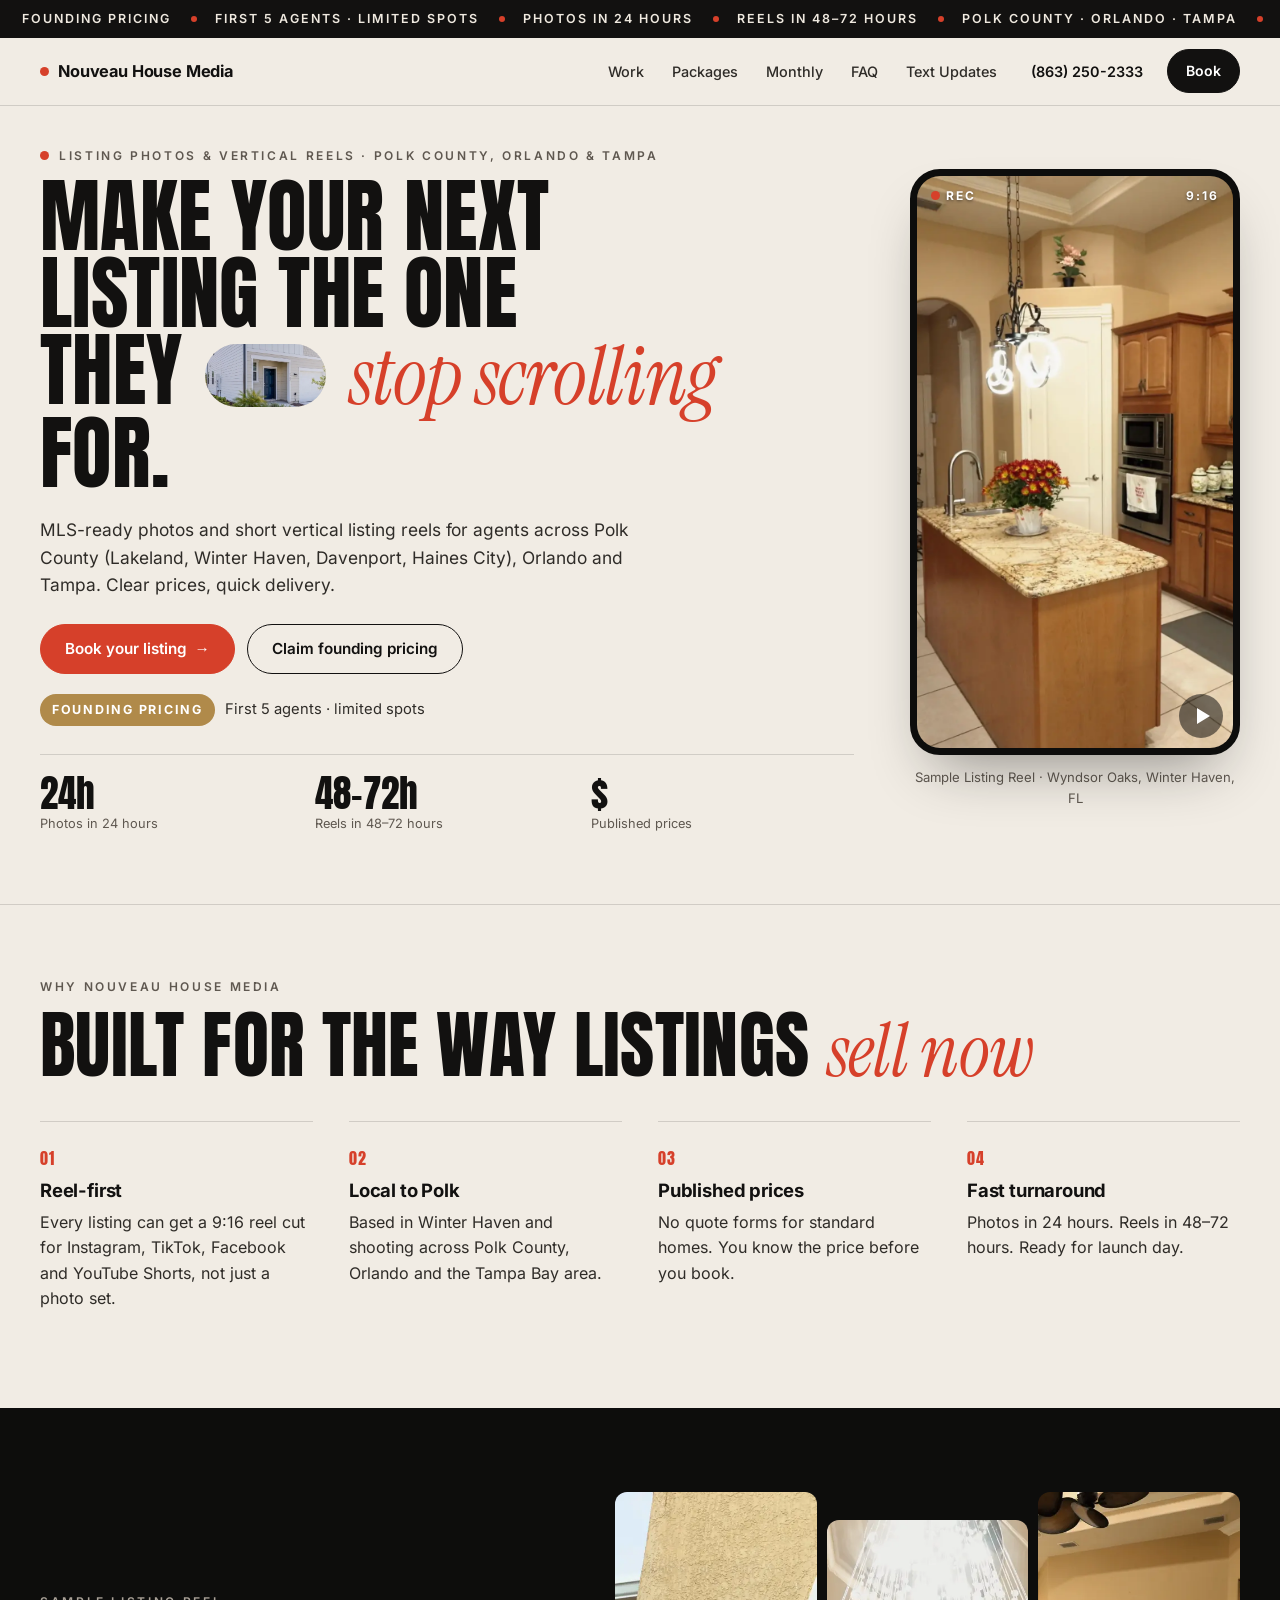
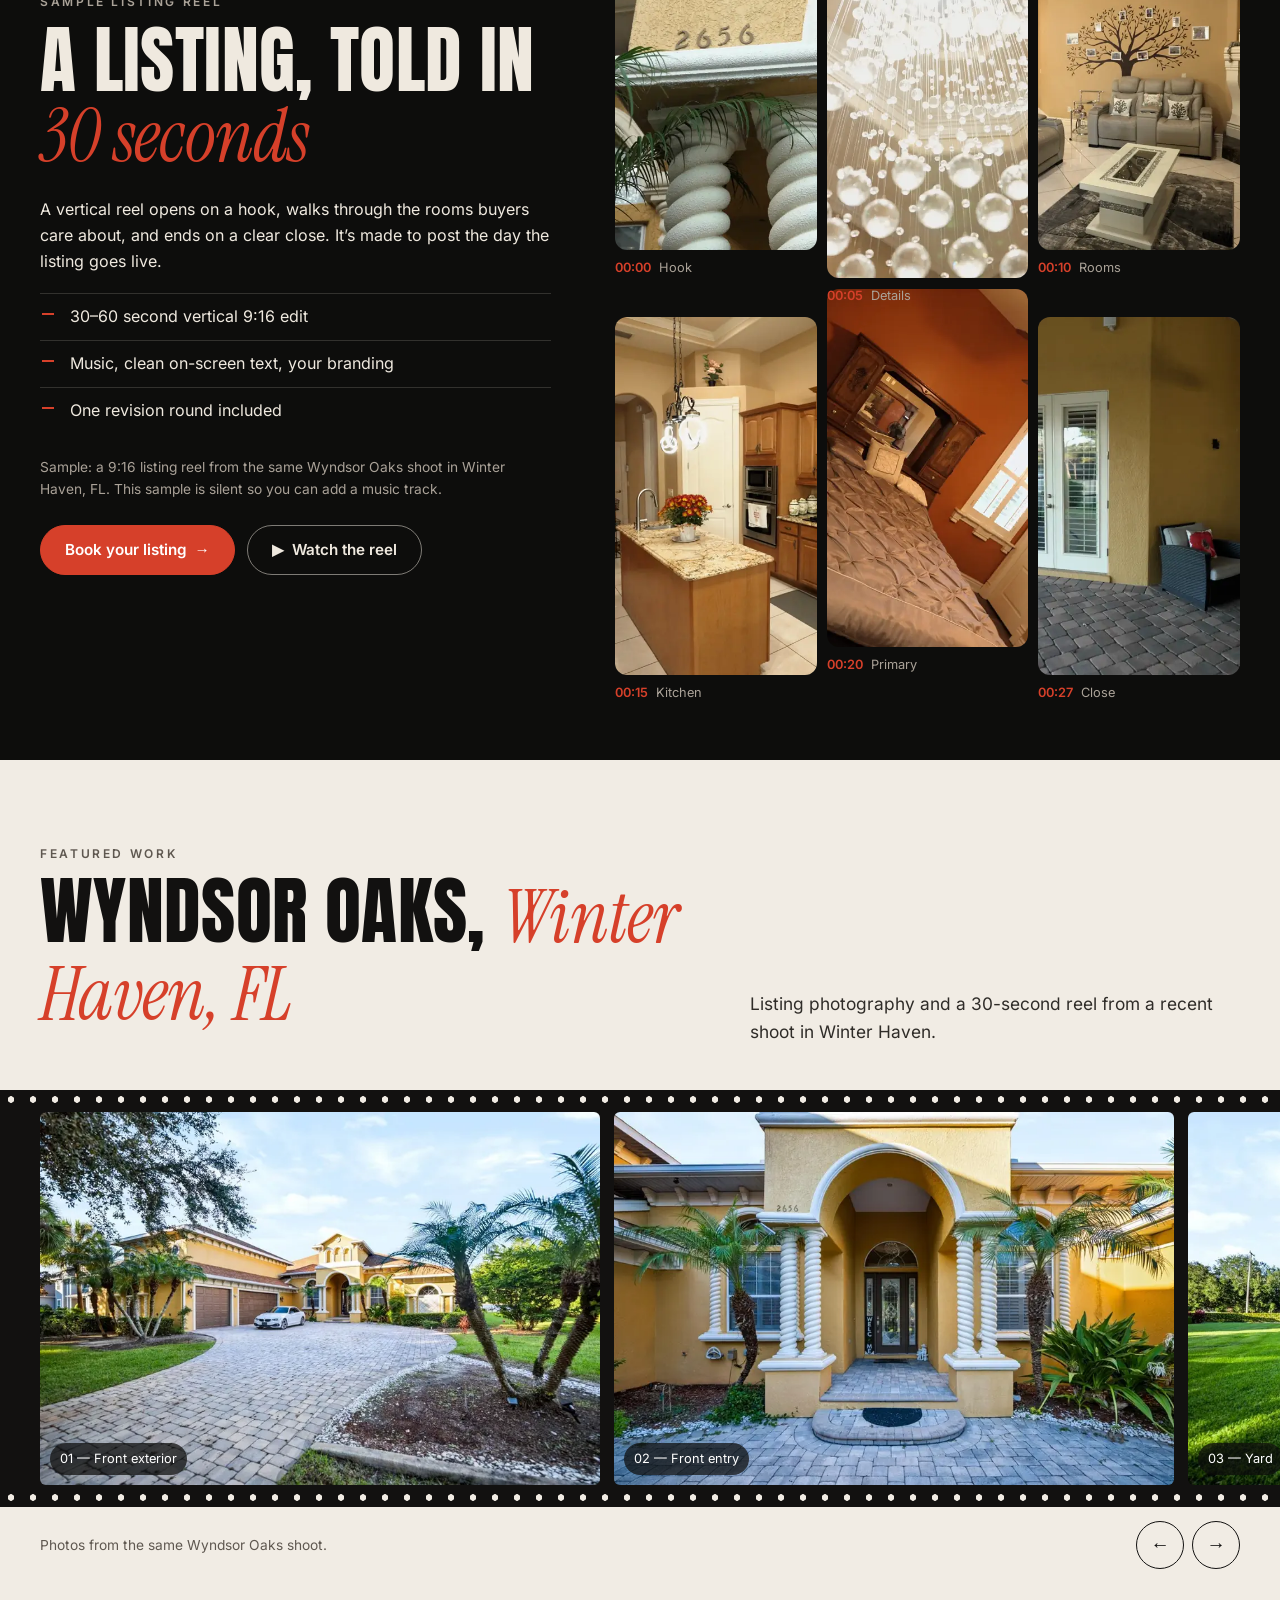
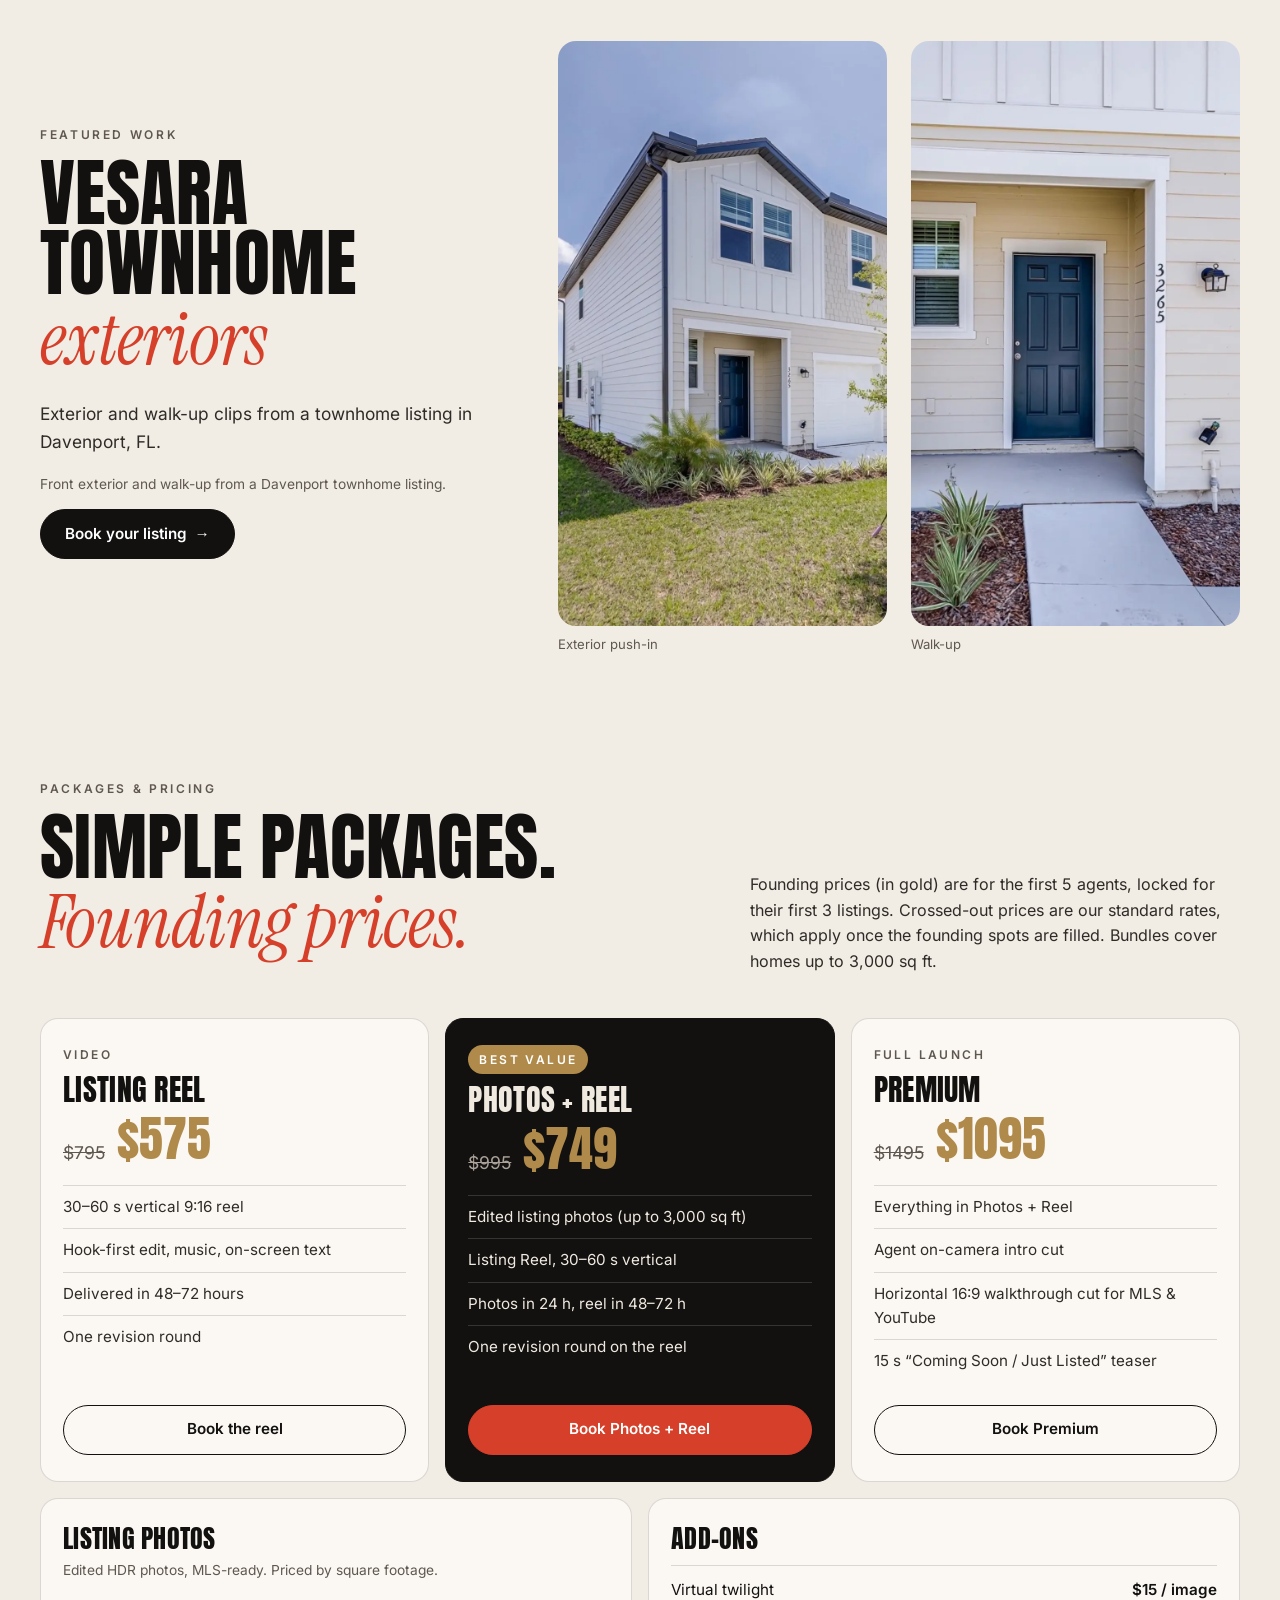
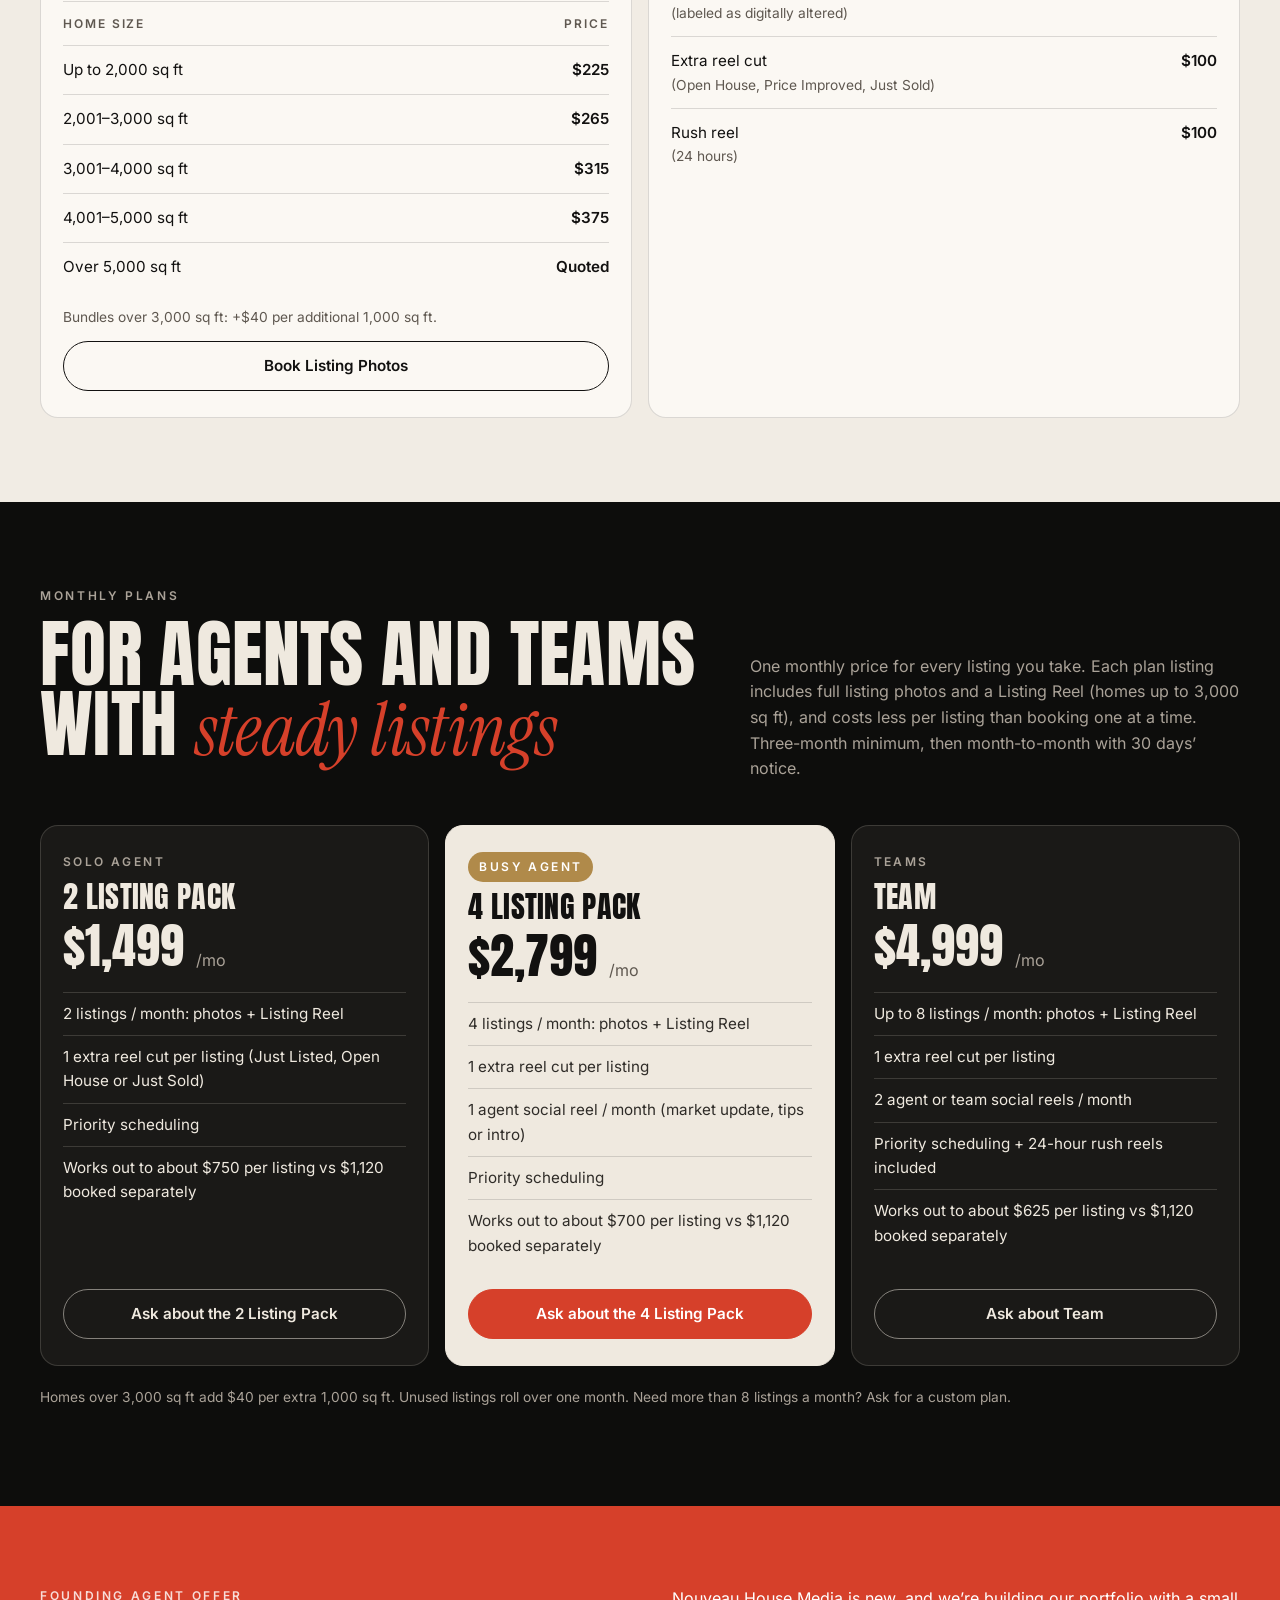
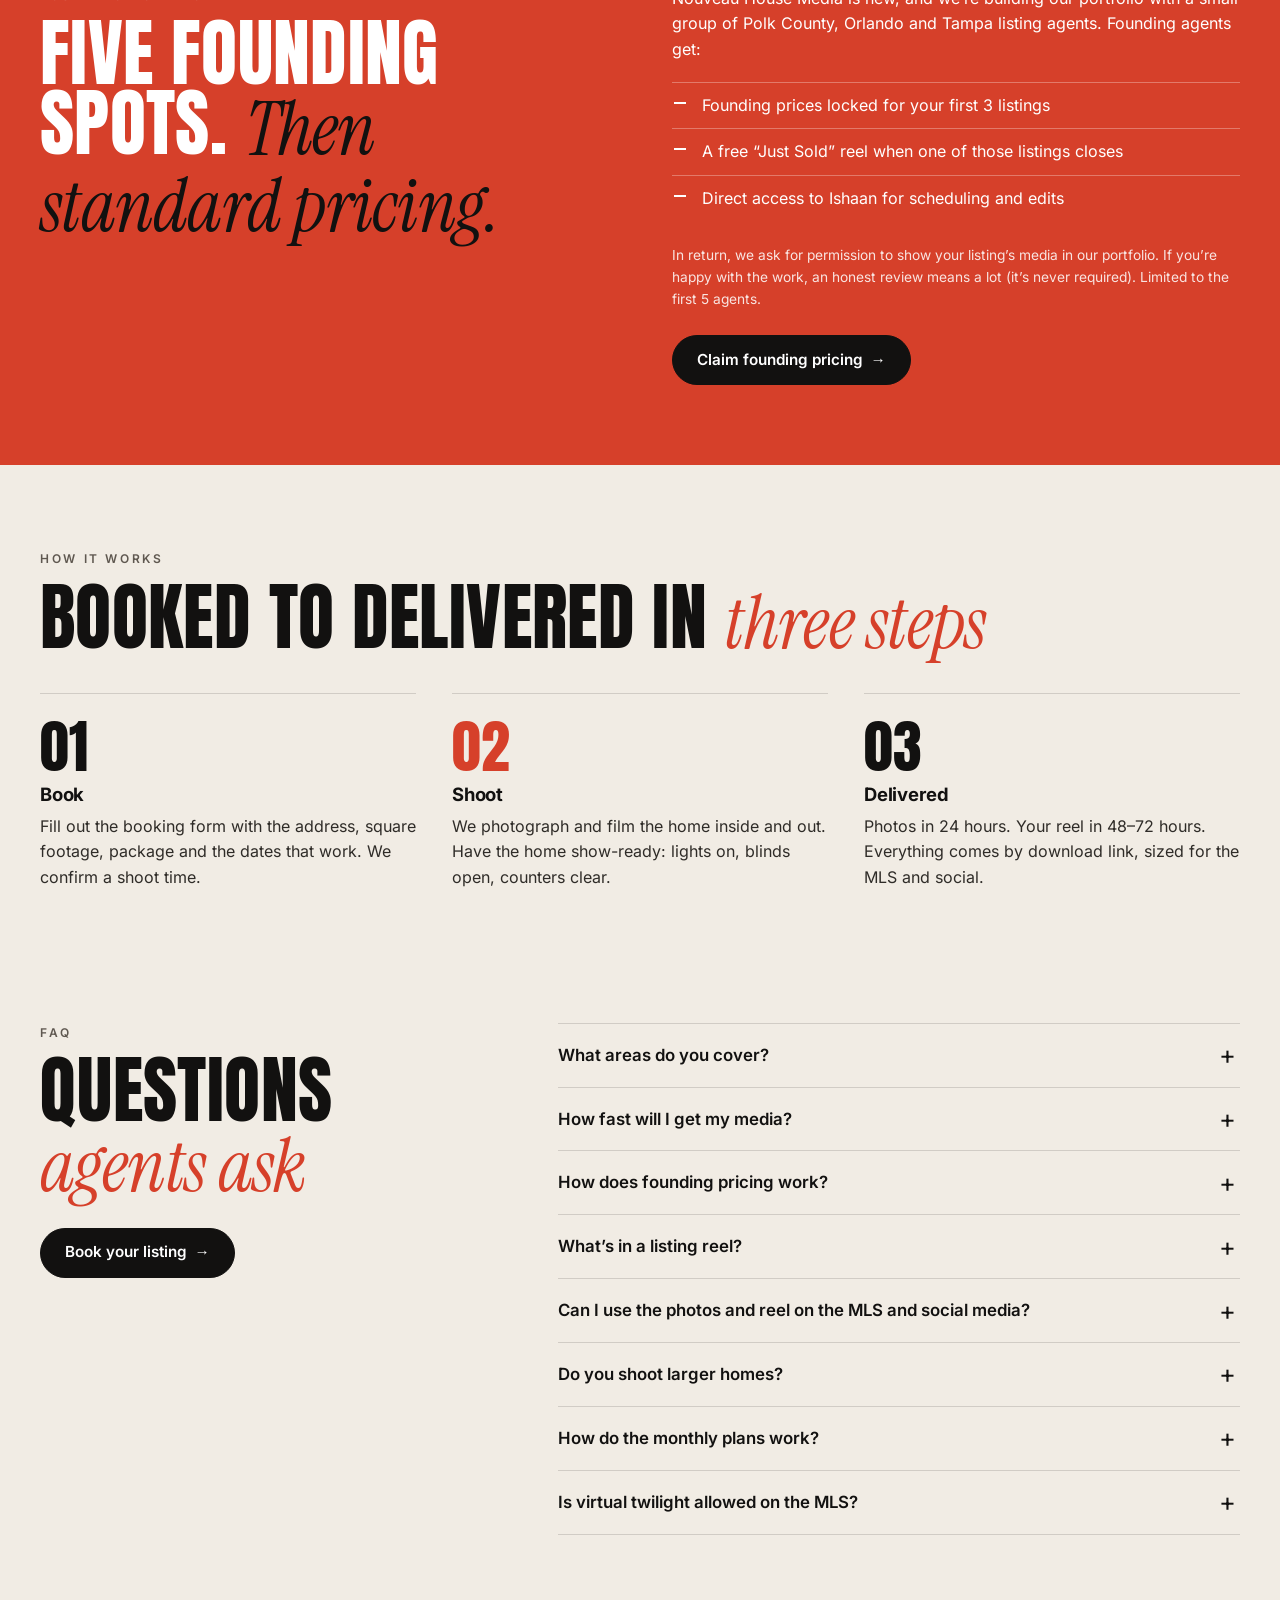
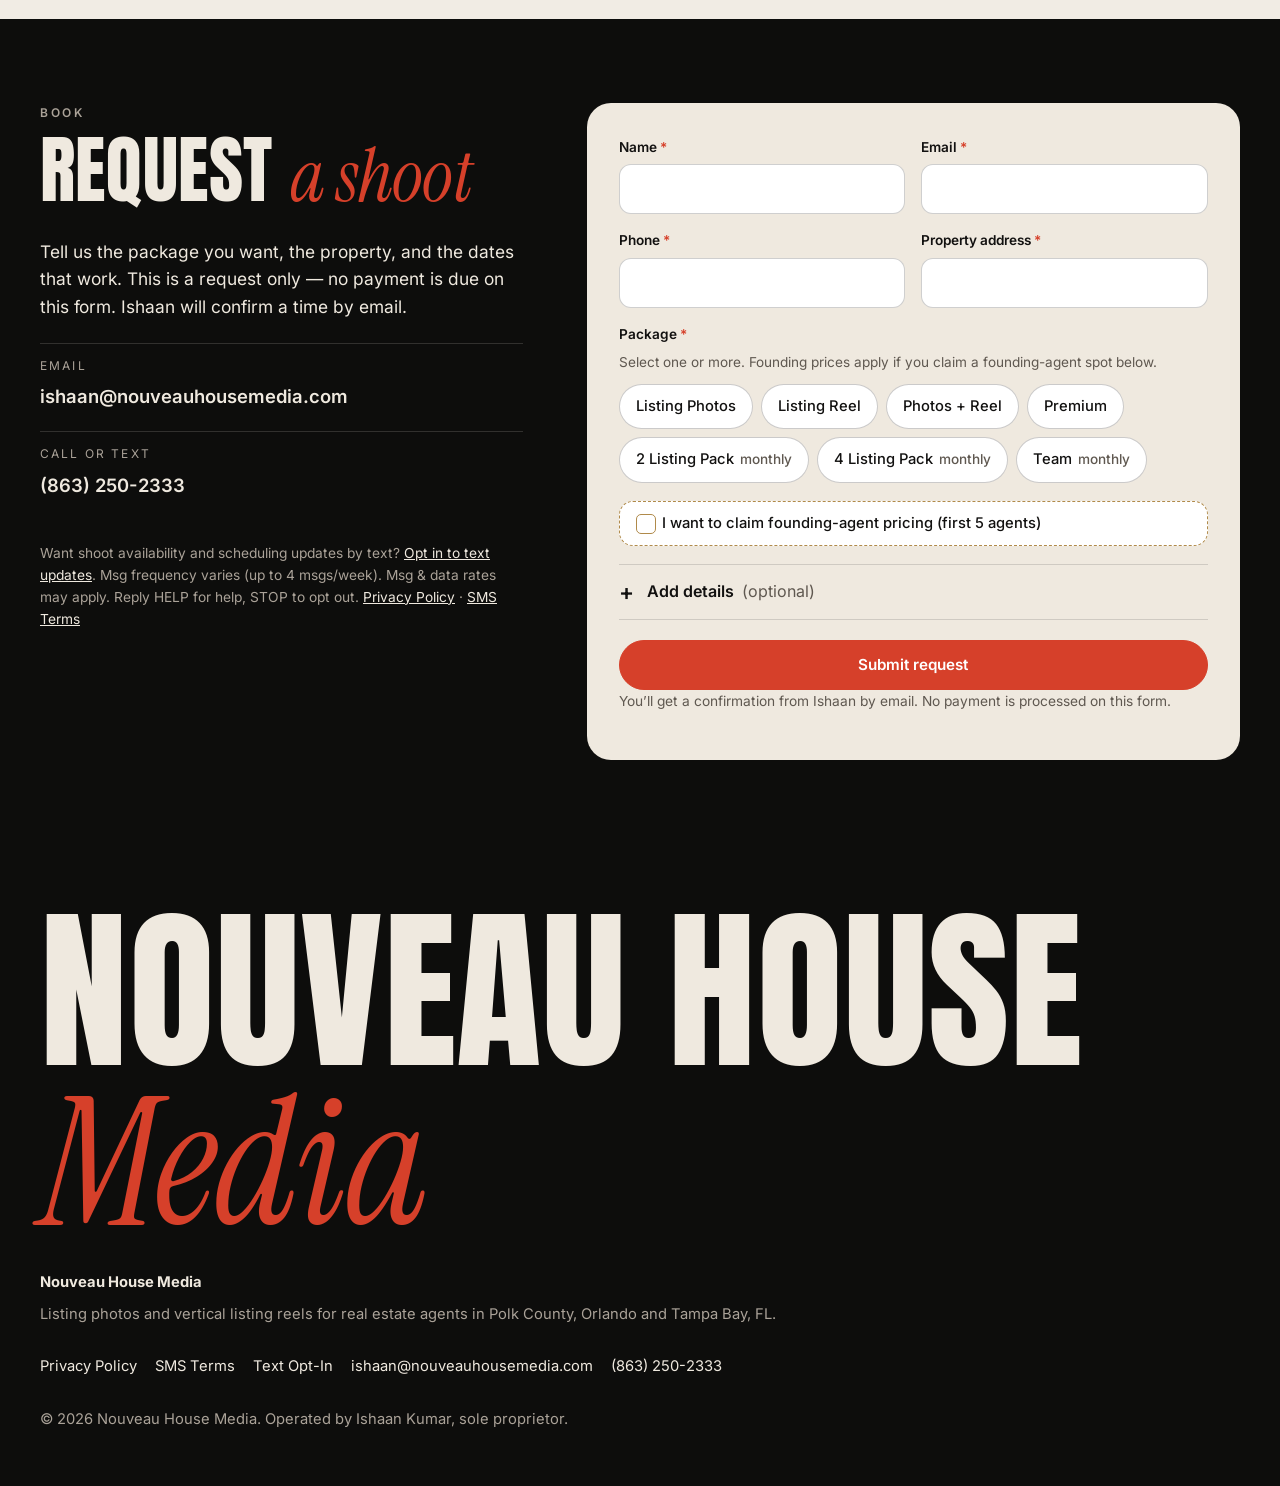
<file: index.html>
<!doctype html>
<html lang="en">
<head>
<meta charset="utf-8">
<meta name="viewport" content="width=device-width, initial-scale=1, viewport-fit=cover">
<title>Nouveau House Media | Listing Photos & Vertical Reels | Polk County, Orlando & Tampa, FL</title>
<meta name="description" content="Listing photos and vertical listing reels for real estate agents in Polk County (Lakeland, Winter Haven, Davenport, Haines City), Orlando and Tampa, FL. Founding pricing for the first 5 agents.">
<meta name="theme-color" content="#f1ece4">
<meta property="og:title" content="Nouveau House Media | Listing Photos &amp; Vertical Reels">
<meta property="og:description" content="Listing photos and vertical listing reels for agents in Polk County, Orlando and Tampa, FL. Founding pricing for the first 5 agents.">
<meta property="og:image" content="https://nouveauhousemedia.com/assets/img/wyndsor-front-exterior.jpg">
<meta property="og:url" content="https://nouveauhousemedia.com/">
<meta property="og:type" content="website">
<link rel="canonical" href="https://nouveauhousemedia.com/">
<link rel="icon" href="assets/favicon.svg" type="image/svg+xml">
<link rel="preload" href="assets/v3/fonts/anton-400.woff2" as="font" type="font/woff2" crossorigin>
<link rel="preload" href="assets/v3/fonts/inter-var.woff2" as="font" type="font/woff2" crossorigin>
<link rel="preload" href="assets/v3/img/wyndsor-listing-reel-poster-800.webp" as="image" type="image/webp">
<link rel="stylesheet" href="assets/style.css?v=3">
<script>document.documentElement.classList.add('js')</script>
<script type="application/ld+json">
{"@context":"https://schema.org","@type":"ProfessionalService","name":"Nouveau House Media","url":"https://nouveauhousemedia.com/","email":"ishaan@nouveauhousemedia.com","telephone":"+1-863-250-2333","image":"https://nouveauhousemedia.com/assets/img/wyndsor-front-exterior.jpg","description":"Listing photos and vertical listing reels for real estate agents in Polk County, Orlando and Tampa Bay, FL.","areaServed":["Polk County, FL","Lakeland, FL","Winter Haven, FL","Davenport, FL","Haines City, FL","Orlando, FL","Tampa Bay, FL"],"founder":{"@type":"Person","name":"Ishaan Kumar"}}
</script>
</head>
<body>
<a class="skip" href="#main">Skip to content</a>

<div class="ticker" aria-label="Founding pricing: first 5 agents, limited spots">
<div class="ticker-track" aria-hidden="true">
<span>Founding pricing</span><span>First 5 agents &middot; limited spots</span><span>Photos in 24 hours</span><span>Reels in 48&ndash;72 hours</span><span>Polk County &middot; Orlando &middot; Tampa</span>
<span>Founding pricing</span><span>First 5 agents &middot; limited spots</span><span>Photos in 24 hours</span><span>Reels in 48&ndash;72 hours</span><span>Polk County &middot; Orlando &middot; Tampa</span>
</div>
</div>

<header class="site" id="top">
<div class="bar">
<a class="brand" href="./" aria-label="Nouveau House Media home"><span class="rec" aria-hidden="true"></span>Nouveau House Media</a>
<nav class="nav" id="nav" aria-label="Main">
<a href="#work">Work</a><a href="#packages">Packages</a><a href="#monthly">Monthly</a><a href="#faq">FAQ</a><a href="text/">Text Updates</a>
<a class="nav-tel" href="tel:+18632502333">(863) 250-2333</a>
</nav>
<a class="btn btn-sm" href="#book">Book</a>
<button class="menu" type="button" aria-expanded="false" aria-controls="nav"><span class="sr">Menu</span><i></i><i></i></button>
</div>
</header>

<main id="main">

<section class="hero">
<div class="hero-copy">
<p class="eyebrow"><span class="dot" aria-hidden="true"></span>Listing Photos &amp; Vertical Reels &middot; Polk County, Orlando &amp; Tampa</p>
<h1 class="display"><span class="ln">Make your next</span> <span class="ln">listing the one</span> <span class="ln">they <span class="pill" aria-hidden="true"><img src="assets/v3/img/exterior-push-800.webp" width="800" height="1422" alt=""></span> <em>stop scrolling</em></span> <span class="ln">for.</span></h1>
<p class="lead">MLS-ready photos and short vertical listing reels for agents across Polk County (Lakeland, Winter Haven, Davenport, Haines City), Orlando and Tampa. Clear prices, quick delivery.</p>
<div class="btns"><a class="btn btn-red" href="#book">Book your listing <span aria-hidden="true">&rarr;</span></a><a class="btn btn-line" href="?founding=1#book">Claim founding pricing</a></div>
<p class="badge"><b>Founding pricing</b> First 5 agents &middot; limited spots</p>
<ul class="proof" aria-label="Turnaround">
<li><strong>24h</strong><span>Photos in 24 hours</span></li>
<li><strong>48&ndash;72h</strong><span>Reels in 48&ndash;72 hours</span></li>
<li><strong>$</strong><span>Published prices</span></li>
</ul>
</div>
<figure class="hero-reel">
<div class="phone">
<video src="assets/v3/media/wyndsor-reel-720.mp4?v=2" poster="assets/v3/img/wyndsor-listing-reel-poster-800.webp" width="720" height="1280" muted autoplay loop playsinline preload="metadata" aria-label="Vertical listing reel of a home at Wyndsor Oaks in Winter Haven, Florida"></video>
<span class="hud hud-tl" aria-hidden="true"><i class="rec"></i>REC</span><span class="hud hud-tr" aria-hidden="true">9:16</span>
<button class="vctl" type="button" aria-label="Pause video" data-video-toggle><span aria-hidden="true"></span></button>
</div>
<figcaption>Sample Listing Reel &middot; Wyndsor Oaks, Winter Haven, FL</figcaption>
</figure>
</section>

<section id="why" class="why"><div class="wrap">
<div class="sec-head"><p class="eyebrow">Why Nouveau House Media</p>
<h2 class="display">Built for the way listings <em>sell now</em></h2></div>
<ol class="grid4">
<li class="rv"><span class="num">01</span><h3>Reel-first</h3><p>Every listing can get a 9:16 reel cut for Instagram, TikTok, Facebook and YouTube Shorts, not just a photo set.</p></li>
<li class="rv"><span class="num">02</span><h3>Local to Polk</h3><p>Based in Winter Haven and shooting across Polk County, Orlando and the Tampa Bay area.</p></li>
<li class="rv"><span class="num">03</span><h3>Published prices</h3><p>No quote forms for standard homes. You know the price before you book.</p></li>
<li class="rv"><span class="num">04</span><h3>Fast turnaround</h3><p>Photos in 24 hours. Reels in 48&ndash;72 hours. Ready for launch day.</p></li>
</ol>
</div></section>

<section id="reel" class="reel dark"><div class="wrap reel-grid">
<div class="reel-copy rv">
<p class="eyebrow">Sample Listing Reel</p>
<h2 class="display">A listing, told in <em>30 seconds</em></h2>
<p>A vertical reel opens on a hook, walks through the rooms buyers care about, and ends on a clear close. It&rsquo;s made to post the day the listing goes live.</p>
<ul class="ticks">
<li>30&ndash;60 second vertical 9:16 edit</li>
<li>Music, clean on-screen text, your branding</li>
<li>One revision round included</li>
</ul>
<p class="small">Sample: a 9:16 listing reel from the same Wyndsor Oaks shoot in Winter Haven, FL. This sample is silent so you can add a music track.</p>
<div class="btns"><a class="btn btn-red" href="?package=reel#book">Book your listing <span aria-hidden="true">&rarr;</span></a><button class="btn btn-line light" type="button" data-open-reel>&#9654;&nbsp; Watch the reel</button></div>
</div>
<div class="storyboard rv" aria-label="Frames from the sample listing reel">
<figure><img src="assets/v3/frames/reel-0.6.webp" width="360" height="640" loading="lazy" decoding="async" alt="Reel opening shot: house number and front columns"><figcaption><b>00:00</b> Hook</figcaption></figure>
<figure><img src="assets/v3/frames/reel-5.webp" width="360" height="640" loading="lazy" decoding="async" alt="Reel shot: crystal chandelier"><figcaption><b>00:05</b> Details</figcaption></figure>
<figure><img src="assets/v3/frames/reel-10.webp" width="360" height="640" loading="lazy" decoding="async" alt="Reel shot: family room"><figcaption><b>00:10</b> Rooms</figcaption></figure>
<figure><img src="assets/v3/frames/reel-15.webp" width="360" height="640" loading="lazy" decoding="async" alt="Reel shot: kitchen island"><figcaption><b>00:15</b> Kitchen</figcaption></figure>
<figure><img src="assets/v3/frames/reel-20.webp" width="360" height="640" loading="lazy" decoding="async" alt="Reel shot: primary bedroom"><figcaption><b>00:20</b> Primary</figcaption></figure>
<figure><img src="assets/v3/frames/reel-27.webp" width="360" height="640" loading="lazy" decoding="async" alt="Reel closing shot: lanai"><figcaption><b>00:27</b> Close</figcaption></figure>
</div>
</div></section>

<dialog class="reel-dialog" id="reel-dialog" aria-label="Sample listing reel">
<div class="rd-inner">
<video data-src="assets/v3/media/wyndsor-reel-720.mp4?v=2" poster="assets/v3/img/wyndsor-listing-reel-poster-800.webp" width="720" height="1280" muted loop playsinline controls preload="none" aria-label="Vertical listing reel of a home at Wyndsor Oaks in Winter Haven, Florida"></video>
<button class="rd-close" type="button" data-close-reel aria-label="Close video">&times;</button>
</div>
</dialog>

<section id="work" class="work"><div class="wrap">
<div class="sec-head split-head">
<div><p class="eyebrow">Featured work</p>
<h2 class="display">Wyndsor Oaks, <em>Winter Haven, FL</em></h2></div>
<p class="lead">Listing photography and a 30-second reel from a recent shoot in Winter Haven.</p>
</div>
</div>
<div class="strip-wrap rv">
<div class="strip" tabindex="0" aria-label="Wyndsor Oaks listing photos, scroll sideways">
<figure><picture><source type="image/webp" srcset="assets/v3/img/wyndsor-front-exterior-800.webp 800w, assets/v3/img/wyndsor-front-exterior-1600.webp 1520w" sizes="(max-width:700px) 86vw, 46vw"><img src="assets/img/wyndsor-front-exterior.jpg" width="1520" height="1015" loading="lazy" decoding="async" alt="Front exterior of a home at Wyndsor Oaks in Winter Haven, Florida"></picture><figcaption>01 &mdash; Front exterior</figcaption></figure>
<figure><picture><source type="image/webp" srcset="assets/v3/img/wyndsor-front-entry-800.webp 800w, assets/v3/img/wyndsor-front-entry-1600.webp 1600w" sizes="(max-width:700px) 86vw, 46vw"><img src="assets/img/wyndsor-front-entry.jpg" width="1620" height="1080" loading="lazy" decoding="async" alt="Arched front entry and paver walkway at Wyndsor Oaks"></picture><figcaption>02 &mdash; Front entry</figcaption></figure>
<figure><picture><source type="image/webp" srcset="assets/v3/img/wyndsor-exterior-yard-800.webp 800w, assets/v3/img/wyndsor-exterior-yard-1600.webp 1400w" sizes="(max-width:700px) 86vw, 46vw"><img src="assets/img/wyndsor-exterior-yard.jpg" width="1400" height="934" loading="lazy" decoding="async" alt="Side yard and lawn at Wyndsor Oaks"></picture><figcaption>03 &mdash; Yard</figcaption></figure>
<figure><picture><source type="image/webp" srcset="assets/v3/img/wyndsor-living-room-800.webp 800w, assets/v3/img/wyndsor-living-room-1600.webp 1600w" sizes="(max-width:700px) 86vw, 46vw"><img src="assets/img/wyndsor-living-room.jpg" width="1800" height="1202" loading="lazy" decoding="async" alt="Formal living room at Wyndsor Oaks"></picture><figcaption>04 &mdash; Living room</figcaption></figure>
<figure><picture><source type="image/webp" srcset="assets/v3/img/wyndsor-great-room-800.webp 800w, assets/v3/img/wyndsor-great-room-1600.webp 1600w" sizes="(max-width:700px) 86vw, 46vw"><img src="assets/img/wyndsor-great-room.jpg" width="1800" height="1201" loading="lazy" decoding="async" alt="Great room and breakfast nook opening to the backyard at Wyndsor Oaks"></picture><figcaption>05 &mdash; Great room</figcaption></figure>
<figure><picture><source type="image/webp" srcset="assets/v3/img/wyndsor-dining-room-800.webp 800w, assets/v3/img/wyndsor-dining-room-1600.webp 1600w" sizes="(max-width:700px) 86vw, 46vw"><img src="assets/img/wyndsor-dining-room.jpg" width="1800" height="1200" loading="lazy" decoding="async" alt="Dining room at Wyndsor Oaks"></picture><figcaption>06 &mdash; Dining room</figcaption></figure>
<figure><picture><source type="image/webp" srcset="assets/v3/img/wyndsor-kitchen-800.webp 800w, assets/v3/img/wyndsor-kitchen-1600.webp 1600w" sizes="(max-width:700px) 86vw, 46vw"><img src="assets/img/wyndsor-kitchen.jpg" width="1800" height="1201" loading="lazy" decoding="async" alt="Kitchen with a center island at Wyndsor Oaks"></picture><figcaption>07 &mdash; Kitchen</figcaption></figure>
<figure><picture><source type="image/webp" srcset="assets/v3/img/wyndsor-kitchen-detail-800.webp 800w, assets/v3/img/wyndsor-kitchen-detail-1600.webp 1600w" sizes="(max-width:700px) 86vw, 46vw"><img src="assets/img/wyndsor-kitchen-detail.jpg" width="1800" height="1201" loading="lazy" decoding="async" alt="Kitchen detail with granite counters and stainless appliances"></picture><figcaption>08 &mdash; Kitchen detail</figcaption></figure>
<figure><picture><source type="image/webp" srcset="assets/v3/img/wyndsor-family-room-800.webp 800w, assets/v3/img/wyndsor-family-room-1600.webp 1600w" sizes="(max-width:700px) 86vw, 46vw"><img src="assets/img/wyndsor-family-room.jpg" width="1800" height="1199" loading="lazy" decoding="async" alt="Family room with a fireplace and built-in niches"></picture><figcaption>09 &mdash; Family room</figcaption></figure>
<figure><picture><source type="image/webp" srcset="assets/v3/img/wyndsor-primary-bedroom-800.webp 800w, assets/v3/img/wyndsor-primary-bedroom-1600.webp 1600w" sizes="(max-width:700px) 86vw, 46vw"><img src="assets/img/wyndsor-primary-bedroom.jpg" width="1800" height="1199" loading="lazy" decoding="async" alt="Primary bedroom at Wyndsor Oaks"></picture><figcaption>10 &mdash; Primary bedroom</figcaption></figure>
<figure><picture><source type="image/webp" srcset="assets/v3/img/wyndsor-primary-bath-800.webp 800w, assets/v3/img/wyndsor-primary-bath-1600.webp 1600w" sizes="(max-width:700px) 86vw, 46vw"><img src="assets/img/wyndsor-primary-bath.jpg" width="1800" height="1200" loading="lazy" decoding="async" alt="Primary bathroom with a soaking tub and vanity"></picture><figcaption>11 &mdash; Primary bath</figcaption></figure>
<figure><picture><source type="image/webp" srcset="assets/v3/img/wyndsor-lanai-800.webp 800w, assets/v3/img/wyndsor-lanai-1600.webp 1600w" sizes="(max-width:700px) 86vw, 46vw"><img src="assets/img/wyndsor-lanai.jpg" width="1800" height="1202" loading="lazy" decoding="async" alt="Screened lanai at Wyndsor Oaks"></picture><figcaption>12 &mdash; Lanai</figcaption></figure>
</div>
<div class="strip-ctl wrap"><p class="small">Photos from the same Wyndsor Oaks shoot.</p><div class="arrows"><button type="button" class="arw" data-strip="-1" aria-label="Previous photos">&larr;</button><button type="button" class="arw" data-strip="1" aria-label="Next photos">&rarr;</button></div></div>
</div>

<div class="wrap vesara" id="vesara">
<div class="vesara-grid">
<div class="vesara-copy rv">
<p class="eyebrow">Featured work</p>
<h2 class="display">Vesara townhome <em>exteriors</em></h2>
<p class="lead">Exterior and walk-up clips from a townhome listing in Davenport, FL.</p>
<p class="small">Front exterior and walk-up from a Davenport townhome listing.</p>
<a class="btn btn-ink" href="#book">Book your listing <span aria-hidden="true">&rarr;</span></a>
</div>
<figure class="clip rv">
<video data-lazy data-src="assets/v3/media/vesara-push-720.mp4" poster="assets/v3/img/exterior-push-800.webp" width="720" height="1280" muted loop playsinline preload="none" aria-label="Slow push-in on the front exterior of a Vesara townhome in Davenport, Florida"></video>
<figcaption>Exterior push-in</figcaption>
</figure>
<figure class="clip rv">
<video data-lazy data-src="assets/v3/media/vesara-walkup-720.mp4" poster="assets/v3/img/walk-up-800.webp" width="720" height="1280" muted loop playsinline preload="none" aria-label="Walk-up to the front door of a Vesara townhome in Davenport, Florida"></video>
<figcaption>Walk-up</figcaption>
</figure>
</div>
</div>
</section>

<section id="packages" class="packages"><div class="wrap">
<div class="sec-head split-head">
<div><p class="eyebrow">Packages &amp; Pricing</p>
<h2 class="display">Simple packages. <em>Founding prices.</em></h2></div>
<p class="lead-sm">Founding prices (in gold) are for the first 5 agents, locked for their first 3 listings. Crossed-out prices are our standard rates, which apply once the founding spots are filled. Bundles cover homes up to 3,000 sq ft.</p>
</div>
<div class="cards">
<article class="card rv">
<p class="tag">Video</p>
<h3>Listing Reel</h3>
<p class="price"><span class="std"><span class="sr">Standard price </span><s>$795</s></span> <span class="fnd"><span class="sr">Founding price </span>$575</span></p>
<ul><li>30&ndash;60 s vertical 9:16 reel</li><li>Hook-first edit, music, on-screen text</li><li>Delivered in 48&ndash;72 hours</li><li>One revision round</li></ul>
<a class="btn btn-line full" href="?package=reel#book">Book the reel</a>
</article>
<article class="card featured rv">
<p class="tag gold">Best value</p>
<h3>Photos + Reel</h3>
<p class="price"><span class="std"><span class="sr">Standard price </span><s>$995</s></span> <span class="fnd"><span class="sr">Founding price </span>$749</span></p>
<ul><li>Edited listing photos (up to 3,000 sq ft)</li><li>Listing Reel, 30&ndash;60 s vertical</li><li>Photos in 24 h, reel in 48&ndash;72 h</li><li>One revision round on the reel</li></ul>
<a class="btn btn-red full" href="?package=photos-reel#book">Book Photos + Reel</a>
</article>
<article class="card rv">
<p class="tag">Full launch</p>
<h3>Premium</h3>
<p class="price"><span class="std"><span class="sr">Standard price </span><s>$1495</s></span> <span class="fnd"><span class="sr">Founding price </span>$1095</span></p>
<ul><li>Everything in Photos + Reel</li><li>Agent on-camera intro cut</li><li>Horizontal 16:9 walkthrough cut for MLS &amp; YouTube</li><li>15 s &ldquo;Coming Soon / Just Listed&rdquo; teaser</li></ul>
<a class="btn btn-line full" href="?package=premium#book">Book Premium</a>
</article>
</div>

<div class="split">
<div class="card table-card rv">
<h3>Listing Photos</h3>
<p class="small">Edited HDR photos, MLS-ready. Priced by square footage.</p>
<table class="ptable">
<thead><tr><th>Home size</th><th class="r">Price</th></tr></thead>
<tbody>
<tr><td>Up to 2,000 sq ft</td><td class="r">$225</td></tr>
<tr><td>2,001&ndash;3,000 sq ft</td><td class="r">$265</td></tr>
<tr><td>3,001&ndash;4,000 sq ft</td><td class="r">$315</td></tr>
<tr><td>4,001&ndash;5,000 sq ft</td><td class="r">$375</td></tr>
<tr><td>Over 5,000 sq ft</td><td class="r">Quoted</td></tr>
</tbody></table>
<p class="small">Bundles over 3,000 sq ft: +$40 per additional 1,000 sq ft.</p>
<a class="btn btn-line full" href="?package=photos#book">Book Listing Photos</a>
</div>
<div class="card table-card rv">
<h3>Add-ons</h3>
<table class="ptable">
<tbody>
<tr><td>Virtual twilight <span class="small">(labeled as digitally altered)</span></td><td class="r">$15 / image</td></tr>
<tr><td>Extra reel cut <span class="small">(Open House, Price Improved, Just Sold)</span></td><td class="r">$100</td></tr>
<tr><td>Rush reel <span class="small">(24 hours)</span></td><td class="r">$100</td></tr>
</tbody></table>
</div>
</div>
</div></section>

<section id="monthly" class="monthly dark"><div class="wrap">
<div class="sec-head split-head">
<div><p class="eyebrow">Monthly Plans</p>
<h2 class="display">For agents and teams with <em>steady listings</em></h2></div>
<p class="lead-sm">One monthly price for every listing you take. Each plan listing includes full listing photos and a Listing Reel (homes up to 3,000 sq ft), and costs less per listing than booking one at a time. Three-month minimum, then month-to-month with 30 days&rsquo; notice.</p>
</div>
<div class="cards">
<article class="card rv">
<p class="tag">Solo agent</p>
<h3>2 Listing Pack</h3>
<p class="price"><span class="cur">$1,499</span><span class="per">/mo</span></p>
<ul><li>2 listings / month: photos + Listing Reel</li><li>1 extra reel cut per listing (Just Listed, Open House or Just Sold)</li><li>Priority scheduling</li><li>Works out to about $750 per listing vs $1,120 booked separately</li></ul>
<a class="btn btn-line light full" href="?package=pack-2#book">Ask about the 2 Listing Pack</a>
</article>
<article class="card featured rv">
<p class="tag gold">Busy agent</p>
<h3>4 Listing Pack</h3>
<p class="price"><span class="cur">$2,799</span><span class="per">/mo</span></p>
<ul><li>4 listings / month: photos + Listing Reel</li><li>1 extra reel cut per listing</li><li>1 agent social reel / month (market update, tips or intro)</li><li>Priority scheduling</li><li>Works out to about $700 per listing vs $1,120 booked separately</li></ul>
<a class="btn btn-red full" href="?package=pack-4#book">Ask about the 4 Listing Pack</a>
</article>
<article class="card rv">
<p class="tag">Teams</p>
<h3>Team</h3>
<p class="price"><span class="cur">$4,999</span><span class="per">/mo</span></p>
<ul><li>Up to 8 listings / month: photos + Listing Reel</li><li>1 extra reel cut per listing</li><li>2 agent or team social reels / month</li><li>Priority scheduling + 24-hour rush reels included</li><li>Works out to about $625 per listing vs $1,120 booked separately</li></ul>
<a class="btn btn-line light full" href="?package=team#book">Ask about Team</a>
</article>
</div>
<p class="small">Homes over 3,000 sq ft add $40 per extra 1,000 sq ft. Unused listings roll over one month. Need more than 8 listings a month? Ask for a custom plan.</p>
</div></section>

<section id="founding" class="founding"><div class="wrap founding-grid">
<div class="rv">
<p class="eyebrow">Founding Agent Offer</p>
<h2 class="display">Five founding spots. <em>Then standard pricing.</em></h2>
</div>
<div class="rv">
<p>Nouveau House Media is new, and we&rsquo;re building our portfolio with a small group of Polk County, Orlando and Tampa listing agents. Founding agents get:</p>
<ul class="ticks">
<li>Founding prices locked for your first 3 listings</li>
<li>A free &ldquo;Just Sold&rdquo; reel when one of those listings closes</li>
<li>Direct access to Ishaan for scheduling and edits</li>
</ul>
<p class="small">In return, we ask for permission to show your listing&rsquo;s media in our portfolio. If you&rsquo;re happy with the work, an honest review means a lot (it&rsquo;s never required). Limited to the first 5 agents.</p>
<div class="btns"><a class="btn btn-ink" href="?founding=1#book">Claim founding pricing <span aria-hidden="true">&rarr;</span></a></div>
</div>
</div></section>

<section id="how" class="how"><div class="wrap">
<div class="sec-head"><p class="eyebrow">How It Works</p>
<h2 class="display">Booked to delivered in <em>three steps</em></h2></div>
<ol class="steps">
<li class="rv"><span class="num">01</span><h3>Book</h3><p>Fill out the booking form with the address, square footage, package and the dates that work. We confirm a shoot time.</p></li>
<li class="rv"><span class="num">02</span><h3>Shoot</h3><p>We photograph and film the home inside and out. Have the home show-ready: lights on, blinds open, counters clear.</p></li>
<li class="rv"><span class="num">03</span><h3>Delivered</h3><p>Photos in 24 hours. Your reel in 48&ndash;72 hours. Everything comes by download link, sized for the MLS and social.</p></li>
</ol>
</div></section>

<section id="faq" class="faq"><div class="wrap faq-grid">
<div class="sec-head"><p class="eyebrow">FAQ</p>
<h2 class="display">Questions <em>agents ask</em></h2>
<a class="btn btn-ink" href="#book">Book your listing <span aria-hidden="true">&rarr;</span></a></div>
<div class="qa">
<details><summary>What areas do you cover?</summary><p>Polk County (Lakeland, Winter Haven, Davenport, Haines City and nearby), the Orlando area and the Tampa Bay area. For Orlando and Tampa Bay addresses, any travel fee is confirmed before you book. If you&rsquo;re unsure about an address, email it and we&rsquo;ll confirm.</p></details>
<details><summary>How fast will I get my media?</summary><p>Photos are delivered in 24 hours and reels in 48&ndash;72 hours after the shoot. Need the reel sooner? Add the 24-hour rush for $100.</p></details>
<details><summary>How does founding pricing work?</summary><p>The first 5 agents who book get the founding price on every package for their first 3 listings, plus a free &ldquo;Just Sold&rdquo; reel when one of those listings closes. In return we ask for permission to show the work in our portfolio. An honest review is appreciated but never required.</p></details>
<details><summary>What&rsquo;s in a listing reel?</summary><p>A 30&ndash;60 second vertical video (9:16) with a hook, the key rooms and features, music, on-screen text and a call to action. It&rsquo;s sized for Instagram Reels, TikTok, Facebook and YouTube Shorts. One revision round is included.</p></details>
<details><summary>Can I use the photos and reel on the MLS and social media?</summary><p>Yes. The media is delivered for marketing that listing on the MLS, your website and your social channels.</p></details>
<details><summary>Do you shoot larger homes?</summary><p>Yes. Photos are priced by size up to 5,000 sq ft. Larger homes get a quick custom quote. Email the address and square footage.</p></details>
<details><summary>How do the monthly plans work?</summary><p>You pick a plan for the number of listings you usually take each month. Every plan listing gets photos and a Listing Reel, plus extra reel cuts and priority scheduling. Plans have a 3-month minimum and then run month-to-month with 30 days&rsquo; notice. Unused listings roll over one month.</p></details>
<details><summary>Is virtual twilight allowed on the MLS?</summary><p>Virtual twilight images are digitally altered, so we label them that way and always deliver the original daytime photo too. Check your MLS rules for disclosure.</p></details>
</div>
</div></section>

<section id="book" class="book dark"><div class="wrap book-grid">
<aside class="book-side">
<p class="eyebrow">Book</p>
<h2 class="display">Request <em>a shoot</em></h2>
<p class="lead">Tell us the package you want, the property, and the dates that work. This is a request only &mdash; no payment is due on this form. Ishaan will confirm a time by email.</p>
<ul class="contact-list">
<li><span>Email</span><a href="mailto:ishaan@nouveauhousemedia.com">ishaan@nouveauhousemedia.com</a></li>
<li><span>Call or text</span><a href="tel:+18632502333">(863) 250-2333</a></li>
</ul>
<p class="small">Want shoot availability and scheduling updates by text? <a href="text/">Opt in to text updates</a>. Msg frequency varies (up to 4 msgs/week). Msg &amp; data rates may apply. Reply HELP for help, STOP to opt out. <a href="privacy/">Privacy Policy</a> &middot; <a href="terms/">SMS Terms</a></p>
</aside>

<div class="book-main">
<div id="book-success" class="form-msg ok" hidden role="status" tabindex="-1">
<p><strong>Request received.</strong> Thanks &mdash; Ishaan will follow up at the email you provided to confirm the shoot.</p>
</div>
<div id="book-error" class="form-msg err" hidden role="alert">
<p><strong>Something went wrong.</strong> <span id="book-error-text">Please try again, or email ishaan@nouveauhousemedia.com.</span></p>
</div>

<form id="booking-form" class="book-form" action="https://nhm-booking.ishaankre.workers.dev/book" method="POST" novalidate>
<input class="hp" type="text" name="website" tabindex="-1" autocomplete="off" aria-hidden="true">

<div class="fields-2">
<div class="field"><label class="lbl" for="book-name">Name <span class="req">*</span></label><input type="text" id="book-name" name="name" autocomplete="name" required></div>
<div class="field"><label class="lbl" for="book-email">Email <span class="req">*</span></label><input type="email" id="book-email" name="email" autocomplete="email" required></div>
<div class="field"><label class="lbl" for="book-phone">Phone <span class="req">*</span></label><input type="tel" id="book-phone" name="phone" autocomplete="tel" inputmode="tel" required></div>
<div class="field"><label class="lbl" for="book-address">Property address <span class="req">*</span></label><input type="text" id="book-address" name="address" autocomplete="street-address" required></div>
</div>

<fieldset class="field">
<legend class="lbl">Package <span class="req">*</span></legend>
<p class="hint">Select one or more. Founding prices apply if you claim a founding-agent spot below.</p>
<div class="choices pkgs">
<label class="choice"><input type="checkbox" name="package" value="Listing Photos" data-slug="photos"><span>Listing Photos</span></label>
<label class="choice"><input type="checkbox" name="package" value="Listing Reel" data-slug="reel"><span>Listing Reel</span></label>
<label class="choice"><input type="checkbox" name="package" value="Photos + Reel" data-slug="photos-reel"><span>Photos + Reel</span></label>
<label class="choice"><input type="checkbox" name="package" value="Premium" data-slug="premium"><span>Premium</span></label>
<label class="choice"><input type="checkbox" name="package" value="2 Listing Pack" data-slug="pack-2"><span>2 Listing Pack <em>monthly</em></span></label>
<label class="choice"><input type="checkbox" name="package" value="4 Listing Pack" data-slug="pack-4"><span>4 Listing Pack <em>monthly</em></span></label>
<label class="choice"><input type="checkbox" name="package" value="Team" data-slug="team"><span>Team <em>monthly</em></span></label>
</div>
</fieldset>

<label class="choice founding-choice"><input type="checkbox" id="book-founding" name="founding" value="Yes — requesting founding agent pricing"><span>I want to claim founding-agent pricing (first 5 agents)</span></label>

<details class="more" id="book-more">
<summary>Add details <span>(optional)</span></summary>
<div class="more-body">
<div class="fields-2">
<div class="field"><label class="lbl" for="book-brokerage">Brokerage / team</label><input type="text" id="book-brokerage" name="brokerage" autocomplete="organization"></div>
<div class="field"><label class="lbl" for="book-sqft">Square footage</label><input type="text" id="book-sqft" name="sqft" inputmode="numeric" placeholder="e.g. 2,400"></div>
</div>
<fieldset class="field">
<legend class="lbl">Add-ons</legend>
<div class="choices">
<label class="choice"><input type="checkbox" name="addon" value="Virtual twilight" data-slug="twilight"><span>Virtual twilight <em>$15 / image</em></span></label>
<label class="choice"><input type="checkbox" name="addon" value="Extra reel cut" data-slug="extra-reel"><span>Extra reel cut <em>$100</em></span></label>
<label class="choice"><input type="checkbox" name="addon" value="Rush reel (24 hours)" data-slug="rush"><span>Rush reel (24 hours) <em>$100</em></span></label>
</div>
</fieldset>
<div class="fields-2">
<div class="field"><label class="lbl" for="book-shoot-date">Preferred shoot date</label><input type="date" id="book-shoot-date" name="shoot_date"></div>
<div class="field"><label class="lbl" for="book-shoot-time">Preferred shoot time</label>
<select id="book-shoot-time" name="shoot_time">
<option value="">No preference</option>
<option>Morning</option>
<option>Midday</option>
<option>Afternoon</option>
<option>Flexible</option>
</select></div>
<div class="field"><label class="lbl" for="book-delivery">Content needed by</label><input type="date" id="book-delivery" name="delivery_date"></div>
<div class="field"><label class="lbl" for="book-mls">MLS / list date</label><input type="date" id="book-mls" name="mls_date"></div>
</div>
<div class="field"><label class="lbl" for="book-notes">Notes</label><textarea id="book-notes" name="notes" rows="4" placeholder="Gate codes, access notes, special requests, or anything else we should know."></textarea></div>
</div>
</details>

<button class="btn btn-red full" type="submit" id="book-submit">Submit request</button>
<p class="small">You&rsquo;ll get a confirmation from Ishaan by email. No payment is processed on this form.</p>
</form>
</div>
</div></section>

</main>
<footer class="site-foot"><div class="wrap">
<p class="foot-big display" aria-hidden="true">Nouveau House <em>Media</em></p>
<div class="foot-cols">
<p class="foot-brand">Nouveau House Media</p>
<p>Listing photos and vertical listing reels for real estate agents in Polk County, Orlando and Tampa Bay, FL.</p>
<p class="foot-links"><a href="privacy/">Privacy Policy</a><a href="terms/">SMS Terms</a><a href="text/">Text Opt-In</a><a href="mailto:ishaan@nouveauhousemedia.com">ishaan@nouveauhousemedia.com</a><a href="tel:+18632502333">(863) 250-2333</a></p>
<p>&copy; 2026 Nouveau House Media. Operated by Ishaan Kumar, sole proprietor.</p>
</div>
</div></footer>

<div class="mbar" id="mbar">
<a class="btn btn-line" href="tel:+18632502333">Call</a>
<a class="btn btn-red" href="#book">Book a shoot</a>
</div>

<script src="assets/book.js?v=3" defer></script>
<script src="assets/site.js?v=3" defer></script>
</body>
</html>
</file>
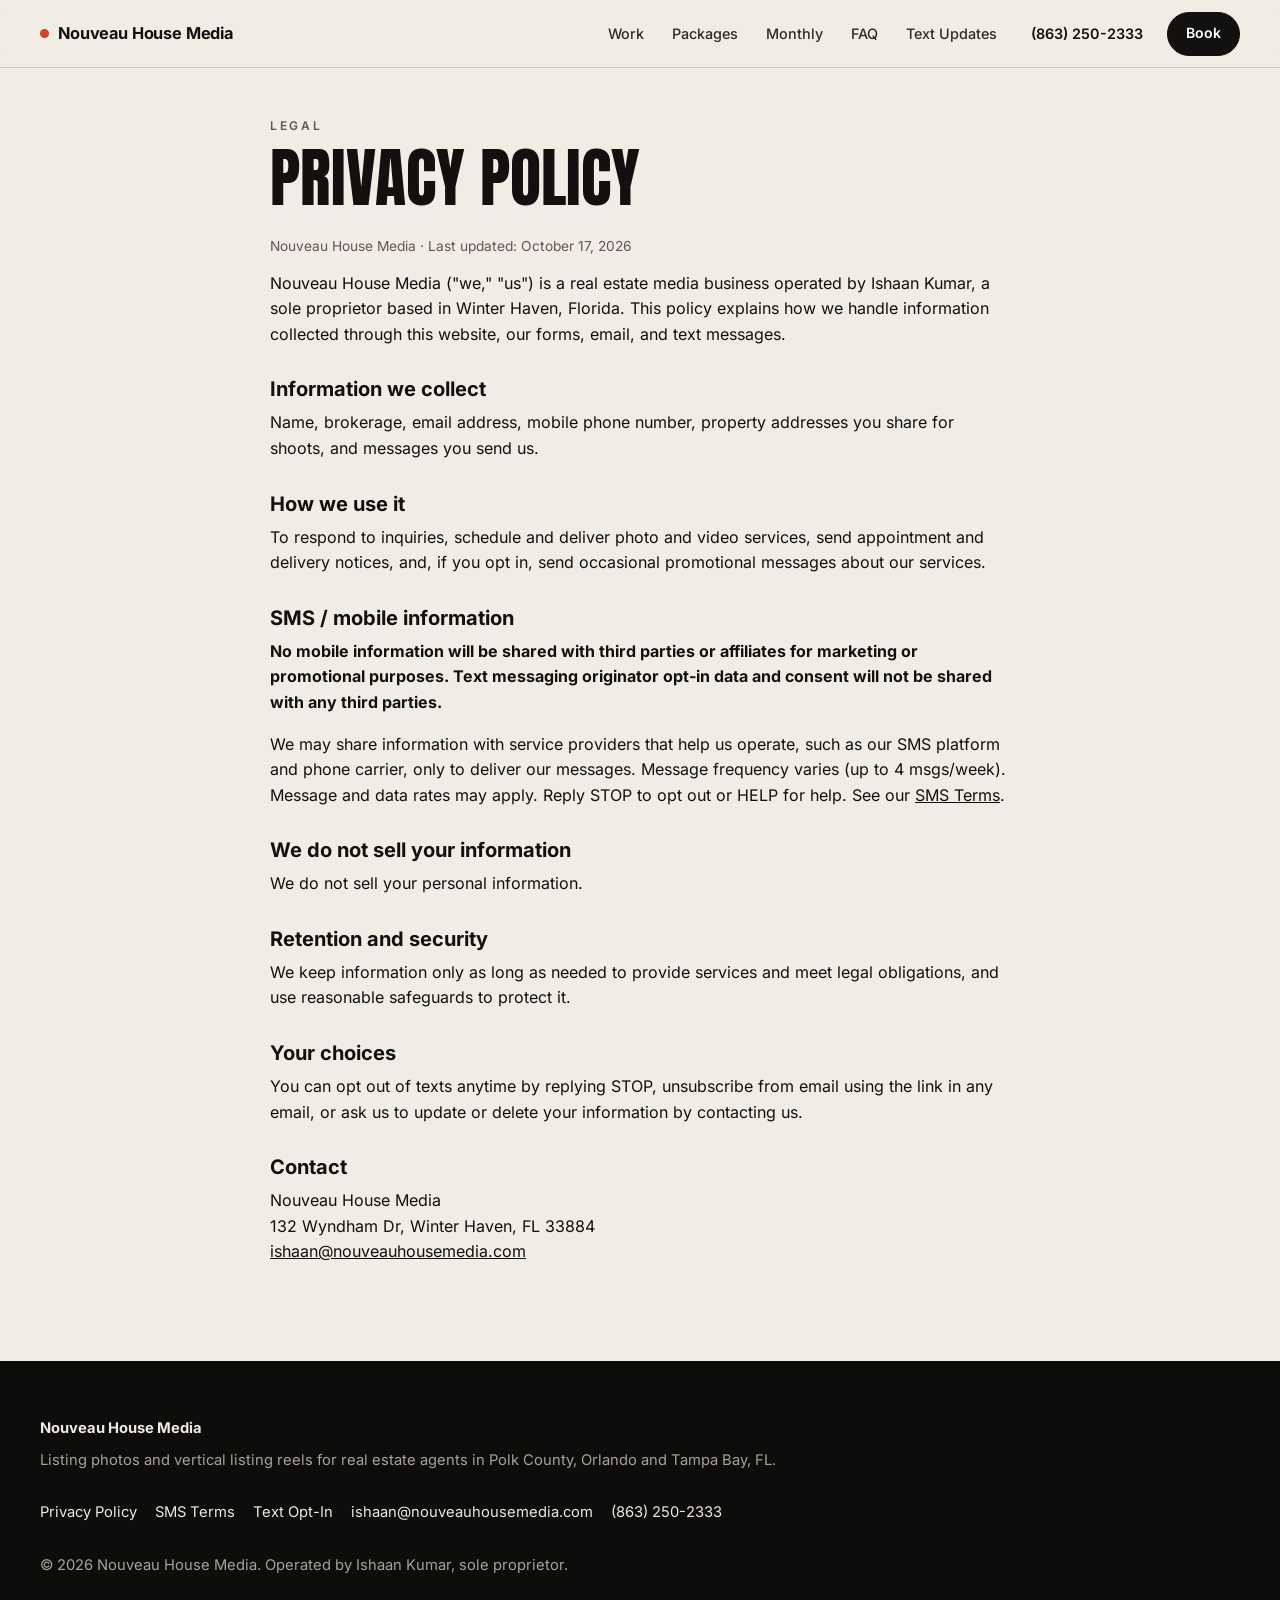
<file: privacy/index.html>
<!doctype html>
<html lang="en">
<head>
<meta charset="utf-8">
<meta name="viewport" content="width=device-width, initial-scale=1">
<title>Privacy Policy | Nouveau House Media</title>
<meta name="description" content="Privacy Policy for Nouveau House Media, including SMS and mobile information practices.">
<meta name="theme-color" content="#f1ece4">
<link rel="icon" href="../assets/favicon.svg" type="image/svg+xml">
<link rel="stylesheet" href="../assets/style.css?v=3">
</head>
<body>
<header class="site"><div class="bar">
<a class="brand" href="../" aria-label="Nouveau House Media home"><span class="rec" aria-hidden="true"></span>Nouveau House Media</a>
<nav class="nav" id="nav" aria-label="Main"><a href="../#work">Work</a><a href="../#packages">Packages</a><a href="../#monthly">Monthly</a><a href="../#faq">FAQ</a><a href="../text/">Text Updates</a><a class="nav-tel" href="tel:+18632502333">(863) 250-2333</a></nav>
<a class="btn btn-sm" href="../#book">Book</a>
<button class="menu" type="button" aria-expanded="false" aria-controls="nav"><span class="sr">Menu</span><i></i><i></i></button>
</div></header>
<main>

<div class="wrap narrow legal">
<p class="eyebrow">Legal</p>
<h1>Privacy Policy</h1>
<p class="small">Nouveau House Media &middot; Last updated: October 17, 2026</p>
<p>Nouveau House Media ("we," "us") is a real estate media business operated by Ishaan Kumar, a sole proprietor based in Winter Haven, Florida. This policy explains how we handle information collected through this website, our forms, email, and text messages.</p>
<h2>Information we collect</h2>
<p>Name, brokerage, email address, mobile phone number, property addresses you share for shoots, and messages you send us.</p>
<h2>How we use it</h2>
<p>To respond to inquiries, schedule and deliver photo and video services, send appointment and delivery notices, and, if you opt in, send occasional promotional messages about our services.</p>
<h2>SMS / mobile information</h2>
<p><strong>No mobile information will be shared with third parties or affiliates for marketing or promotional purposes. Text messaging originator opt-in data and consent will not be shared with any third parties.</strong></p>
<p>We may share information with service providers that help us operate, such as our SMS platform and phone carrier, only to deliver our messages. Message frequency varies (up to 4 msgs/week). Message and data rates may apply. Reply STOP to opt out or HELP for help. See our <a href="../terms/">SMS Terms</a>.</p>
<h2>We do not sell your information</h2>
<p>We do not sell your personal information.</p>
<h2>Retention and security</h2>
<p>We keep information only as long as needed to provide services and meet legal obligations, and use reasonable safeguards to protect it.</p>
<h2>Your choices</h2>
<p>You can opt out of texts anytime by replying STOP, unsubscribe from email using the link in any email, or ask us to update or delete your information by contacting us.</p>
<h2>Contact</h2>
<p>Nouveau House Media<br>132 Wyndham Dr, Winter Haven, FL 33884<br><a href="mailto:ishaan@nouveauhousemedia.com">ishaan@nouveauhousemedia.com</a></p>
</div>

</main>
<footer class="site-foot"><div class="wrap"><div class="foot-cols">
<p class="foot-brand">Nouveau House Media</p>
<p>Listing photos and vertical listing reels for real estate agents in Polk County, Orlando and Tampa Bay, FL.</p>
<p class="foot-links"><a href="../privacy/">Privacy Policy</a><a href="../terms/">SMS Terms</a><a href="../text/">Text Opt-In</a><a href="mailto:ishaan@nouveauhousemedia.com">ishaan@nouveauhousemedia.com</a><a href="tel:+18632502333">(863) 250-2333</a></p>
<p>&copy; 2026 Nouveau House Media. Operated by Ishaan Kumar, sole proprietor.</p>
</div></div></footer>
<script>(function(){var m=document.querySelector(".menu"),n=document.getElementById("nav");if(m&&n)m.addEventListener("click",function(){var o=n.classList.toggle("open");m.setAttribute("aria-expanded",o?"true":"false")})})();</script>
</body>
</html>
</file>
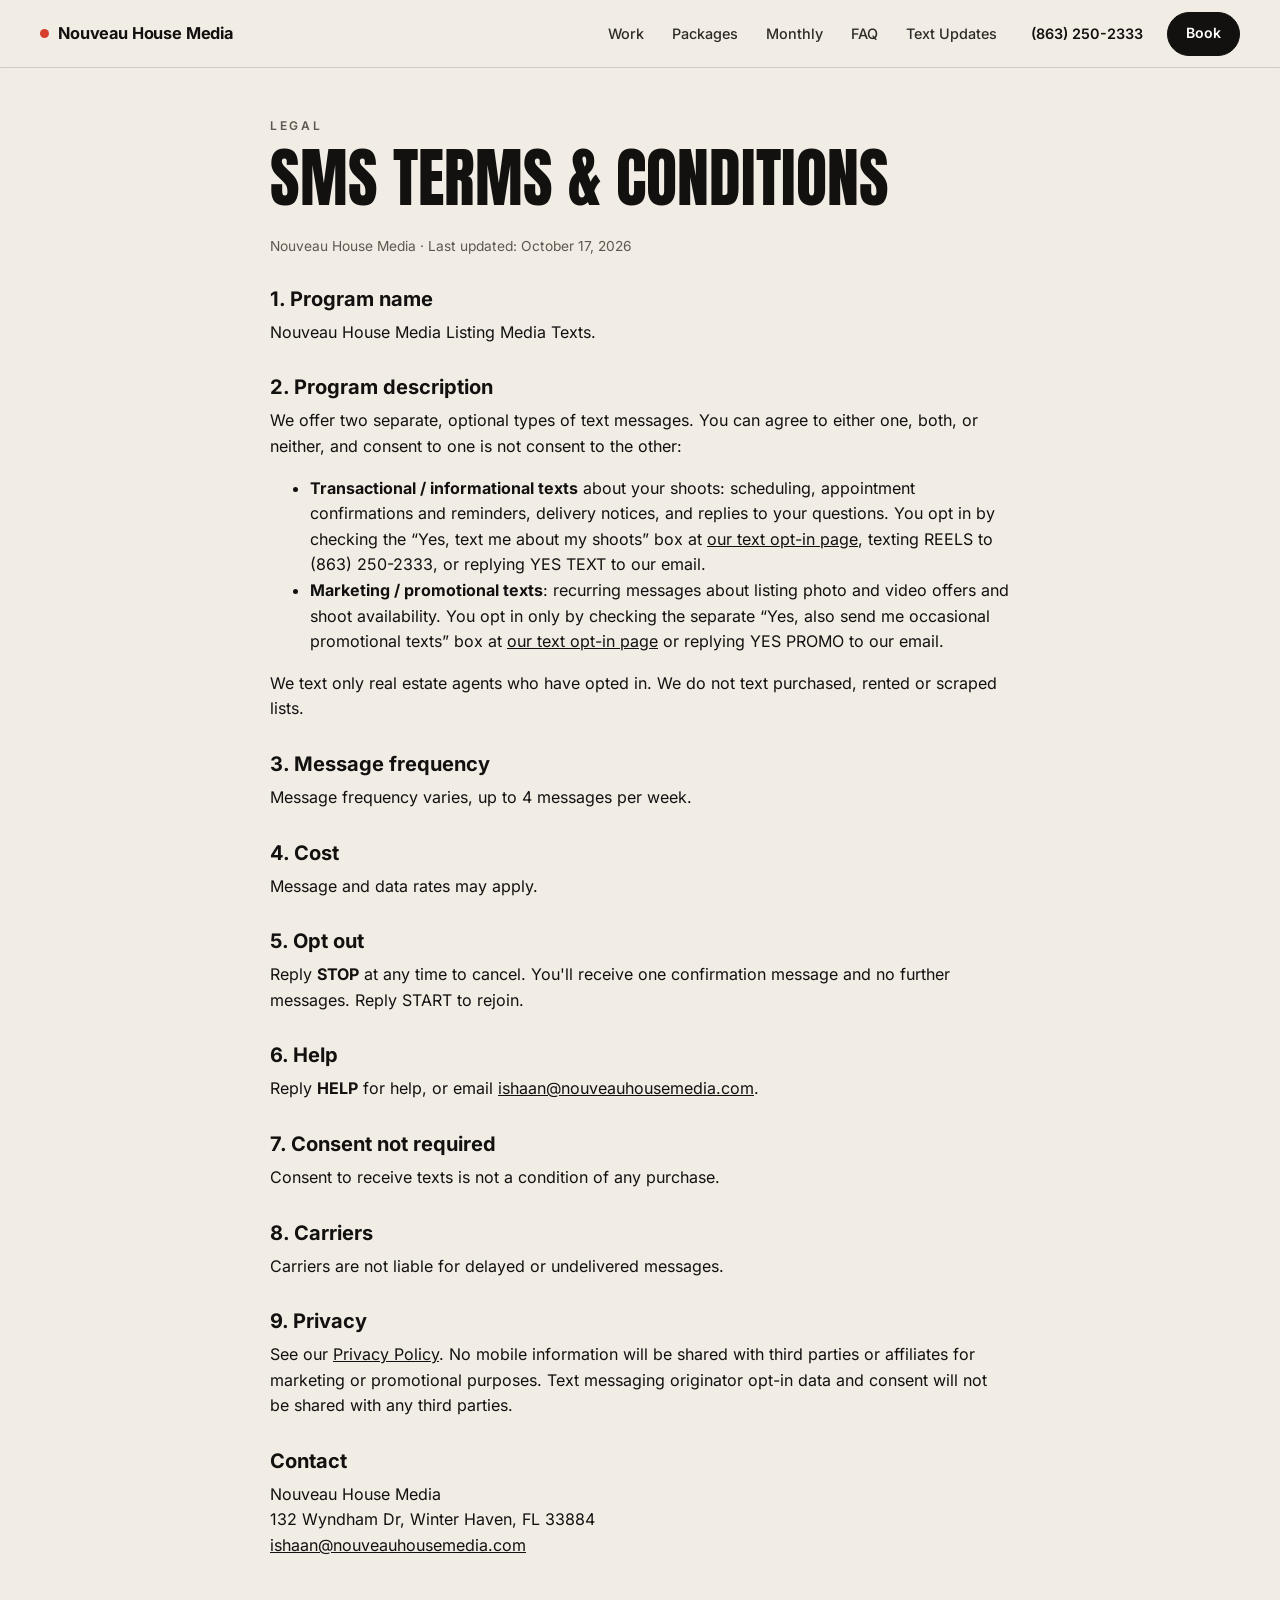
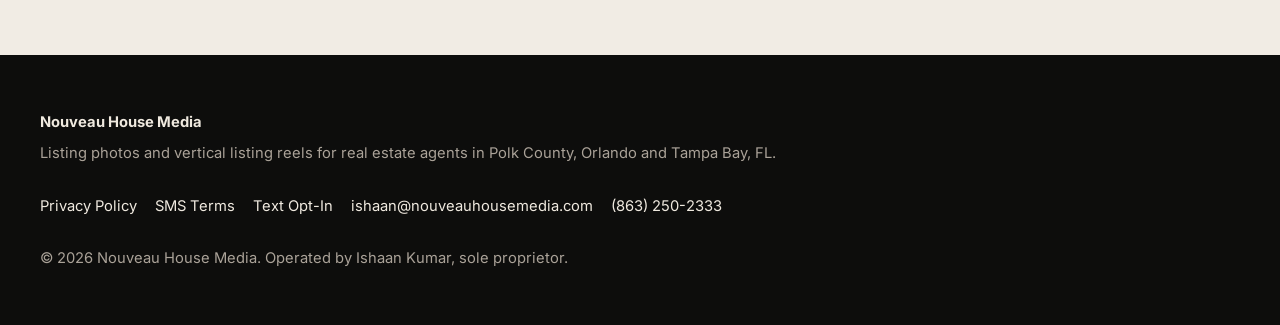
<file: terms/index.html>
<!doctype html>
<html lang="en">
<head>
<meta charset="utf-8">
<meta name="viewport" content="width=device-width, initial-scale=1">
<title>SMS Terms & Conditions | Nouveau House Media</title>
<meta name="description" content="SMS program terms for Nouveau House Media Listing Media Texts.">
<meta name="theme-color" content="#f1ece4">
<link rel="icon" href="../assets/favicon.svg" type="image/svg+xml">
<link rel="stylesheet" href="../assets/style.css?v=3">
</head>
<body>
<header class="site"><div class="bar">
<a class="brand" href="../" aria-label="Nouveau House Media home"><span class="rec" aria-hidden="true"></span>Nouveau House Media</a>
<nav class="nav" id="nav" aria-label="Main"><a href="../#work">Work</a><a href="../#packages">Packages</a><a href="../#monthly">Monthly</a><a href="../#faq">FAQ</a><a href="../text/">Text Updates</a><a class="nav-tel" href="tel:+18632502333">(863) 250-2333</a></nav>
<a class="btn btn-sm" href="../#book">Book</a>
<button class="menu" type="button" aria-expanded="false" aria-controls="nav"><span class="sr">Menu</span><i></i><i></i></button>
</div></header>
<main>

<div class="wrap narrow legal">
<p class="eyebrow">Legal</p>
<h1>SMS Terms &amp; Conditions</h1>
<p class="small">Nouveau House Media &middot; Last updated: October 17, 2026</p>
<h2>1. Program name</h2>
<p>Nouveau House Media Listing Media Texts.</p>
<h2>2. Program description</h2>
<p>We offer two separate, optional types of text messages. You can agree to either one, both, or neither, and consent to one is not consent to the other:</p>
<ul><li><strong>Transactional / informational texts</strong> about your shoots: scheduling, appointment confirmations and reminders, delivery notices, and replies to your questions. You opt in by checking the &ldquo;Yes, text me about my shoots&rdquo; box at <a href="../text/">our text opt-in page</a>, texting REELS to (863) 250-2333, or replying YES TEXT to our email.</li>
<li><strong>Marketing / promotional texts</strong>: recurring messages about listing photo and video offers and shoot availability. You opt in only by checking the separate &ldquo;Yes, also send me occasional promotional texts&rdquo; box at <a href="../text/">our text opt-in page</a> or replying YES PROMO to our email.</li></ul>
<p>We text only real estate agents who have opted in. We do not text purchased, rented or scraped lists.</p>
<h2>3. Message frequency</h2>
<p>Message frequency varies, up to 4 messages per week.</p>
<h2>4. Cost</h2>
<p>Message and data rates may apply.</p>
<h2>5. Opt out</h2>
<p>Reply <strong>STOP</strong> at any time to cancel. You'll receive one confirmation message and no further messages. Reply START to rejoin.</p>
<h2>6. Help</h2>
<p>Reply <strong>HELP</strong> for help, or email <a href="mailto:ishaan@nouveauhousemedia.com">ishaan@nouveauhousemedia.com</a>.</p>
<h2>7. Consent not required</h2>
<p>Consent to receive texts is not a condition of any purchase.</p>
<h2>8. Carriers</h2>
<p>Carriers are not liable for delayed or undelivered messages.</p>
<h2>9. Privacy</h2>
<p>See our <a href="../privacy/">Privacy Policy</a>. No mobile information will be shared with third parties or affiliates for marketing or promotional purposes. Text messaging originator opt-in data and consent will not be shared with any third parties.</p>
<h2>Contact</h2>
<p>Nouveau House Media<br>132 Wyndham Dr, Winter Haven, FL 33884<br><a href="mailto:ishaan@nouveauhousemedia.com">ishaan@nouveauhousemedia.com</a></p>
</div>

</main>
<footer class="site-foot"><div class="wrap"><div class="foot-cols">
<p class="foot-brand">Nouveau House Media</p>
<p>Listing photos and vertical listing reels for real estate agents in Polk County, Orlando and Tampa Bay, FL.</p>
<p class="foot-links"><a href="../privacy/">Privacy Policy</a><a href="../terms/">SMS Terms</a><a href="../text/">Text Opt-In</a><a href="mailto:ishaan@nouveauhousemedia.com">ishaan@nouveauhousemedia.com</a><a href="tel:+18632502333">(863) 250-2333</a></p>
<p>&copy; 2026 Nouveau House Media. Operated by Ishaan Kumar, sole proprietor.</p>
</div></div></footer>
<script>(function(){var m=document.querySelector(".menu"),n=document.getElementById("nav");if(m&&n)m.addEventListener("click",function(){var o=n.classList.toggle("open");m.setAttribute("aria-expanded",o?"true":"false")})})();</script>
</body>
</html>
</file>
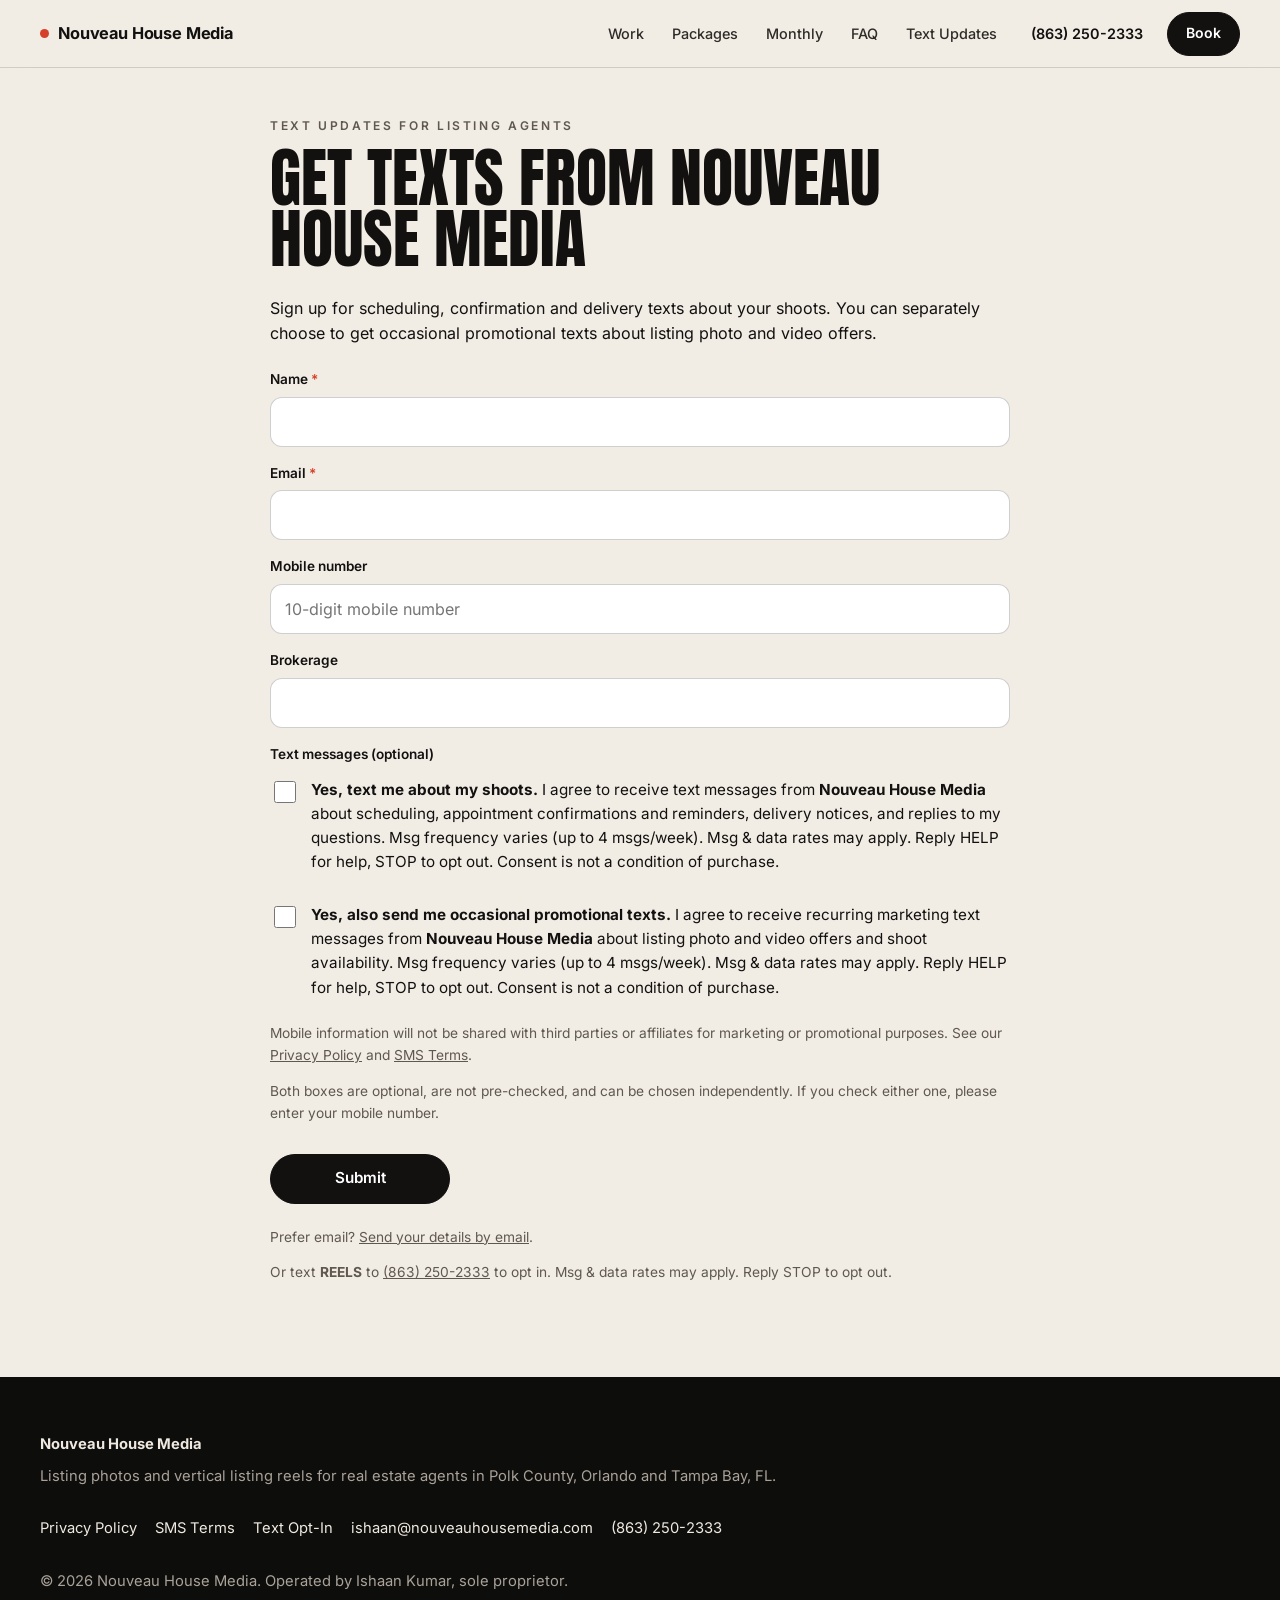
<file: text/index.html>
<!doctype html>
<html lang="en">
<head>
<meta charset="utf-8">
<meta name="viewport" content="width=device-width, initial-scale=1">
<title>Text Opt-In | Nouveau House Media</title>
<meta name="description" content="Opt in to text messages from Nouveau House Media about listing media shoot availability, scheduling and offers.">
<meta name="theme-color" content="#f1ece4">
<link rel="icon" href="../assets/favicon.svg" type="image/svg+xml">
<link rel="stylesheet" href="../assets/style.css?v=3">
</head>
<body>
<header class="site"><div class="bar">
<a class="brand" href="../" aria-label="Nouveau House Media home"><span class="rec" aria-hidden="true"></span>Nouveau House Media</a>
<nav class="nav" id="nav" aria-label="Main"><a href="../#work">Work</a><a href="../#packages">Packages</a><a href="../#monthly">Monthly</a><a href="../#faq">FAQ</a><a href="../text/">Text Updates</a><a class="nav-tel" href="tel:+18632502333">(863) 250-2333</a></nav>
<a class="btn btn-sm" href="../#book">Book</a>
<button class="menu" type="button" aria-expanded="false" aria-controls="nav"><span class="sr">Menu</span><i></i><i></i></button>
</div></header>
<main>

<div class="wrap narrow legal">
<p class="eyebrow">Text Updates for Listing Agents</p>
<h1>Get texts from Nouveau House Media</h1>
<p>Sign up for scheduling, confirmation and delivery texts about your shoots. You can separately choose to get occasional promotional texts about listing photo and video offers.</p>
<form id="optin" action="https://formsubmit.co/ishaankumar179@gmail.com" method="POST">
<input type="hidden" name="_subject" value="New Nouveau House Media text opt-in">
<input type="hidden" name="_template" value="table">
<input type="hidden" name="_next" id="next" value="">
<input type="text" name="_honey" style="display:none" tabindex="-1" autocomplete="off">
<input type="hidden" name="form" value="Nouveau House Media /text opt-in">
<div class="field"><label class="lbl" for="name">Name <span class="req">*</span></label><input type="text" id="name" name="name" autocomplete="name" required></div>
<div class="field"><label class="lbl" for="email">Email <span class="req">*</span></label><input type="email" id="email" name="email" autocomplete="email" required></div>
<div class="field"><label class="lbl" for="mobile">Mobile number</label><input type="tel" id="mobile" name="mobile" autocomplete="tel" inputmode="tel" placeholder="10-digit mobile number"></div>
<div class="field"><label class="lbl" for="brokerage">Brokerage</label><input type="text" id="brokerage" name="brokerage" autocomplete="organization"></div>
<fieldset class="field consent-group" style="border:0;padding:0;margin:0 0 16px;min-width:0"><legend class="lbl">Text messages (optional)</legend>
<div class="field"><label class="consent" for="sms_consent_transactional"><input type="checkbox" id="sms_consent_transactional" name="sms_consent_transactional" value="Yes - agreed to receive transactional texts (scheduling, confirmations, reminders, delivery, replies) from Nouveau House Media"><span><strong>Yes, text me about my shoots.</strong> I agree to receive text messages from <strong>Nouveau House Media</strong> about scheduling, appointment confirmations and reminders, delivery notices, and replies to my questions. Msg frequency varies (up to 4 msgs/week). Msg &amp; data rates may apply. Reply HELP for help, STOP to opt out. Consent is not a condition of purchase.</span></label></div>
<div class="field"><label class="consent" for="sms_consent_marketing"><input type="checkbox" id="sms_consent_marketing" name="sms_consent_marketing" value="Yes - agreed to receive recurring marketing texts (offers, shoot availability) from Nouveau House Media"><span><strong>Yes, also send me occasional promotional texts.</strong> I agree to receive recurring marketing text messages from <strong>Nouveau House Media</strong> about listing photo and video offers and shoot availability. Msg frequency varies (up to 4 msgs/week). Msg &amp; data rates may apply. Reply HELP for help, STOP to opt out. Consent is not a condition of purchase.</span></label></div>
<p class="small">Mobile information will not be shared with third parties or affiliates for marketing or promotional purposes. See our <a href="../privacy/" target="_blank">Privacy Policy</a> and <a href="../terms/" target="_blank">SMS Terms</a>.</p>
<p class="small">Both boxes are optional, are not pre-checked, and can be chosen independently. If you check either one, please enter your mobile number.</p>
</fieldset>
<button class="btn" type="submit">Submit</button>
</form>
<p class="small" style="margin-top:22px">Prefer email? <a href="mailto:ishaan@nouveauhousemedia.com?subject=Nouveau%20House%20Media%20text%20opt-in&amp;body=Name%3A%0AEmail%3A%0AMobile%3A%0ABrokerage%3A%0A%0AYES%20TEXT%20-%20I%20agree%20to%20receive%20text%20messages%20from%20Nouveau%20House%20Media%20about%20scheduling%2C%20appointment%20confirmations%20and%20reminders%2C%20delivery%20notices%2C%20and%20replies%20to%20my%20questions.%0A%0A%28Optional%20-%20keep%20this%20line%20only%20if%20you%20want%20promos%29%20YES%20PROMO%20-%20I%20also%20agree%20to%20receive%20occasional%20promotional%20texts%20from%20Nouveau%20House%20Media%20about%20listing%20photo%20and%20video%20offers%20and%20shoot%20availability.%0A%0AMsg%20frequency%20varies%20%28up%20to%204%20msgs/week%29.%20Msg%20%26%20data%20rates%20may%20apply.%20Reply%20HELP%20for%20help%2C%20STOP%20to%20opt%20out.%20Consent%20is%20not%20a%20condition%20of%20purchase.">Send your details by email</a>.</p>
<p class="small">Or text <strong>REELS</strong> to <a href="sms:+18632502333?body=REELS">(863) 250-2333</a> to opt in. Msg &amp; data rates may apply. Reply STOP to opt out.</p>
</div>
<script>
(function(){var f=document.getElementById('optin');
document.getElementById('next').value=new URL('../text/thanks/',location.href).href;
f.addEventListener('submit',function(e){var t=document.getElementById('sms_consent_transactional'),k=document.getElementById('sms_consent_marketing'),m=document.getElementById('mobile');
if((t.checked||k.checked)&&!m.value.trim()){e.preventDefault();alert('Please enter your mobile number to receive texts.');m.focus();}});})();
</script>

</main>
<footer class="site-foot"><div class="wrap"><div class="foot-cols">
<p class="foot-brand">Nouveau House Media</p>
<p>Listing photos and vertical listing reels for real estate agents in Polk County, Orlando and Tampa Bay, FL.</p>
<p class="foot-links"><a href="../privacy/">Privacy Policy</a><a href="../terms/">SMS Terms</a><a href="../text/">Text Opt-In</a><a href="mailto:ishaan@nouveauhousemedia.com">ishaan@nouveauhousemedia.com</a><a href="tel:+18632502333">(863) 250-2333</a></p>
<p>&copy; 2026 Nouveau House Media. Operated by Ishaan Kumar, sole proprietor.</p>
</div></div></footer>
<script>(function(){var m=document.querySelector(".menu"),n=document.getElementById("nav");if(m&&n)m.addEventListener("click",function(){var o=n.classList.toggle("open");m.setAttribute("aria-expanded",o?"true":"false")})})();</script>
</body>
</html>
</file>
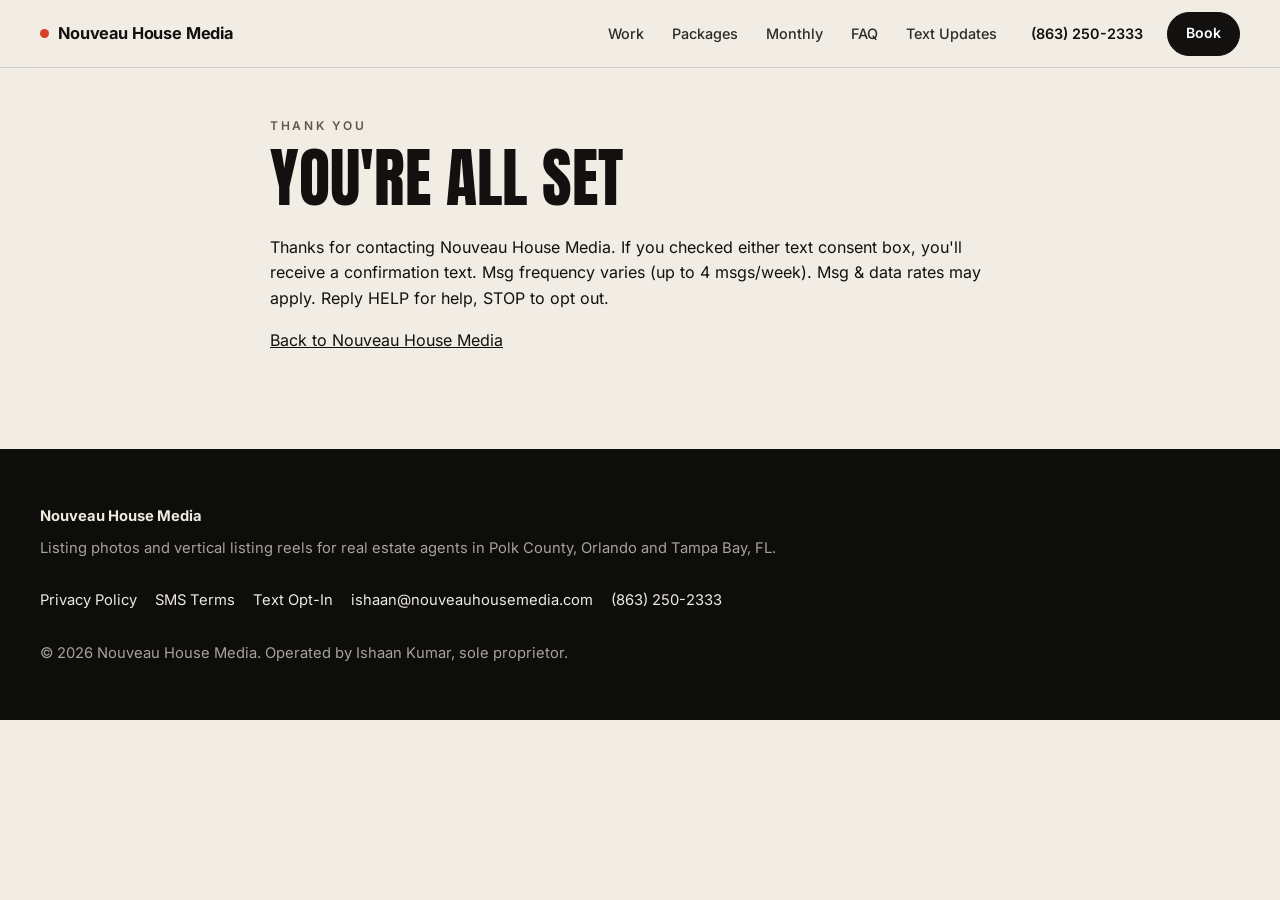
<file: text/thanks/index.html>
<!doctype html>
<html lang="en">
<head>
<meta charset="utf-8">
<meta name="viewport" content="width=device-width, initial-scale=1">
<title>Thank You | Nouveau House Media</title>
<meta name="description" content="Thank you for signing up.">
<meta name="theme-color" content="#f1ece4">
<link rel="icon" href="../../assets/favicon.svg" type="image/svg+xml">
<link rel="stylesheet" href="../../assets/style.css?v=3">
</head>
<body>
<header class="site"><div class="bar">
<a class="brand" href="../../" aria-label="Nouveau House Media home"><span class="rec" aria-hidden="true"></span>Nouveau House Media</a>
<nav class="nav" id="nav" aria-label="Main"><a href="../../#work">Work</a><a href="../../#packages">Packages</a><a href="../../#monthly">Monthly</a><a href="../../#faq">FAQ</a><a href="../../text/">Text Updates</a><a class="nav-tel" href="tel:+18632502333">(863) 250-2333</a></nav>
<a class="btn btn-sm" href="../../#book">Book</a>
<button class="menu" type="button" aria-expanded="false" aria-controls="nav"><span class="sr">Menu</span><i></i><i></i></button>
</div></header>
<main>

<div class="wrap narrow legal">
<p class="eyebrow">Thank you</p>
<h1>You're all set</h1>
<p>Thanks for contacting Nouveau House Media. If you checked either text consent box, you'll receive a confirmation text. Msg frequency varies (up to 4 msgs/week). Msg &amp; data rates may apply. Reply HELP for help, STOP to opt out.</p>
<p><a href="../../">Back to Nouveau House Media</a></p>
</div>

</main>
<footer class="site-foot"><div class="wrap"><div class="foot-cols">
<p class="foot-brand">Nouveau House Media</p>
<p>Listing photos and vertical listing reels for real estate agents in Polk County, Orlando and Tampa Bay, FL.</p>
<p class="foot-links"><a href="../../privacy/">Privacy Policy</a><a href="../../terms/">SMS Terms</a><a href="../../text/">Text Opt-In</a><a href="mailto:ishaan@nouveauhousemedia.com">ishaan@nouveauhousemedia.com</a><a href="tel:+18632502333">(863) 250-2333</a></p>
<p>&copy; 2026 Nouveau House Media. Operated by Ishaan Kumar, sole proprietor.</p>
</div></div></footer>
<script>(function(){var m=document.querySelector(".menu"),n=document.getElementById("nav");if(m&&n)m.addEventListener("click",function(){var o=n.classList.toggle("open");m.setAttribute("aria-expanded",o?"true":"false")})})();</script>
</body>
</html>
</file>
<file: assets/style.css>
@font-face{font-family:'Anton';font-style:normal;font-weight:400;font-display:swap;src:url(v3/fonts/anton-400.woff2) format('woff2');unicode-range:U+0000-00FF, U+0131, U+0152-0153, U+02BB-02BC, U+02C6, U+02DA, U+02DC, U+0304, U+0308, U+0329, U+2000-206F, U+20AC, U+2122, U+2191, U+2193, U+2212, U+2215, U+FEFF, U+FFFD}
@font-face{font-family:'Instrument Serif';font-style:italic;font-weight:400;font-display:swap;src:url(v3/fonts/instrumentserif-400i.woff2) format('woff2');unicode-range:U+0000-00FF, U+0131, U+0152-0153, U+02BB-02BC, U+02C6, U+02DA, U+02DC, U+0304, U+0308, U+0329, U+2000-206F, U+20AC, U+2122, U+2191, U+2193, U+2212, U+2215, U+FEFF, U+FFFD}
@font-face{font-family:'Inter';font-style:normal;font-weight:400 700;font-display:swap;src:url(v3/fonts/inter-var.woff2) format('woff2');unicode-range:U+0000-00FF, U+0131, U+0152-0153, U+02BB-02BC, U+02C6, U+02DA, U+02DC, U+0304, U+0308, U+0329, U+2000-206F, U+20AC, U+2122, U+2191, U+2193, U+2212, U+2215, U+FEFF, U+FFFD}
/* Nouveau House Media — v3 "studio" redesign, 2026-11-24. Mobile-first. */
:root{--paper:#f1ece4;--paper2:#e8e1d6;--ink:#121110;--ink2:#2f2c28;--muted:#5f5850;--line:rgba(18,17,16,.14);--red:#d6402a;--red-d:#b8331f;--gold:#b08a4a;--night:#0d0d0c;--night2:#1a1917;--fg-n:#efe9df;--mut-n:#aaa298;--line-n:rgba(239,233,223,.16);--r:18px;--ease:cubic-bezier(.2,.7,.1,1)}
*{box-sizing:border-box}
html{-webkit-text-size-adjust:100%;scroll-behavior:smooth;scroll-padding-top:76px;scroll-padding-bottom:84px}
body{margin:0;background:var(--paper);color:var(--ink);font:16px/1.6 "Inter",-apple-system,BlinkMacSystemFont,"Segoe UI",Helvetica,Arial,sans-serif;-webkit-font-smoothing:antialiased;overflow-x:hidden}
img,video{display:block;max-width:100%;height:auto}
p{margin:0 0 1em}
a{color:inherit}
h1,h2,h3{margin:0 0 .5em;line-height:1.05}
h3{font-size:1.15rem;font-weight:700;letter-spacing:-.01em}
.display{font-family:"Anton","Impact","Arial Narrow",sans-serif;font-weight:400;text-transform:uppercase;letter-spacing:.005em;line-height:.95}
.display em{font-family:"Instrument Serif",Georgia,serif;font-style:italic;text-transform:none;letter-spacing:-.01em;font-weight:400}
h2.display{font-size:clamp(2.3rem,8.4vw,4.6rem);margin-bottom:.35em}
.sr{position:absolute;width:1px;height:1px;overflow:hidden;clip:rect(0 0 0 0);white-space:nowrap}
.skip{position:absolute;left:-999px;top:8px;background:var(--ink);color:#fff;padding:12px 16px;z-index:99;border-radius:8px}
.skip:focus{left:8px}
.wrap{max-width:1240px;margin:0 auto;padding:0 20px}
.eyebrow{font-size:.75rem;letter-spacing:.22em;text-transform:uppercase;color:var(--muted);font-weight:600;margin:0 0 1.1em;display:flex;align-items:center;gap:10px}
.dark .eyebrow{color:var(--mut-n)}
.dot,.rec{display:inline-block;width:9px;height:9px;border-radius:50%;background:var(--red);flex:none}
.small{font-size:.86rem;color:var(--muted)}
.dark .small{color:var(--mut-n)}
.lead{font-size:1.08rem;color:var(--ink2);max-width:36em}
.dark .lead{color:var(--fg-n)}
.lead-sm{color:var(--ink2);max-width:40em}
.dark .lead-sm{color:var(--mut-n)}
:focus-visible{outline:2px solid var(--red);outline-offset:3px}

/* buttons */
.btn{display:inline-flex;align-items:center;justify-content:center;gap:.5em;min-height:50px;padding:14px 24px;border-radius:999px;border:1.5px solid var(--ink);background:var(--ink);color:#fff;font:600 .95rem/1.2 "Inter",sans-serif;text-decoration:none;cursor:pointer;text-align:center;transition:background .2s,color .2s,border-color .2s,transform .2s var(--ease)}
.btn:hover{transform:translateY(-1px)}
.btn-red{background:var(--red);border-color:var(--red);color:#fff}
.btn-red:hover{background:var(--red-d);border-color:var(--red-d)}
.btn-ink{background:var(--ink);border-color:var(--ink);color:#fff}
.btn-line{background:transparent;color:var(--ink)}
.btn-line:hover{background:var(--ink);color:#fff}
.btn-line.light{color:var(--fg-n);border-color:rgba(239,233,223,.5)}
.btn-line.light:hover{background:var(--fg-n);color:var(--ink)}
.btn-sm{min-height:44px;padding:10px 18px;font-size:.88rem}
.btn.full{display:flex;width:100%}
.btns{display:flex;flex-wrap:wrap;gap:12px;margin:1.6em 0 0}

/* ticker */
.ticker{background:var(--ink);color:var(--fg-n);overflow:hidden;white-space:nowrap;font-size:.78rem;letter-spacing:.16em;text-transform:uppercase;font-weight:600}
.ticker-track{display:inline-flex;gap:0;padding:9px 0;animation:tick 38s linear infinite}
.ticker-track span{padding:0 22px;position:relative}
.ticker-track span::after{content:"";position:absolute;right:-4px;top:50%;width:6px;height:6px;margin-top:-3px;border-radius:50%;background:var(--red)}
@keyframes tick{to{transform:translateX(-50%)}}

/* header */
header.site{position:sticky;top:0;z-index:40;background:rgba(241,236,228,.88);backdrop-filter:blur(12px) saturate(1.2);-webkit-backdrop-filter:blur(12px) saturate(1.2);border-bottom:1px solid var(--line)}
.bar{max-width:1240px;margin:0 auto;padding:10px 20px;display:flex;align-items:center;gap:12px}
.brand{display:flex;align-items:center;gap:9px;font-weight:700;letter-spacing:-.01em;text-decoration:none;font-size:1.02rem;margin-right:auto;min-height:44px;white-space:nowrap}
.brand .rec{animation:blink 2s steps(1) infinite}
@keyframes blink{50%{opacity:.25}}
.nav{display:none}
.menu{display:inline-flex;flex-direction:column;justify-content:center;gap:6px;width:46px;height:46px;border-radius:50%;border:1.5px solid var(--line);background:transparent;cursor:pointer;align-items:center}
.menu i{display:block;width:18px;height:2px;background:var(--ink);transition:transform .25s}
.menu[aria-expanded=true] i:first-of-type{transform:translateY(4px) rotate(45deg)}
.menu[aria-expanded=true] i:last-of-type{transform:translateY(-4px) rotate(-45deg)}
.nav.open{display:flex;flex-direction:column;position:absolute;left:0;right:0;top:100%;background:var(--paper);border-bottom:1px solid var(--line);padding:8px 20px 18px}
.nav.open a{font-family:"Anton",sans-serif;text-transform:uppercase;font-size:1.7rem;text-decoration:none;padding:8px 0;min-height:44px;border-bottom:1px solid var(--line)}
.nav.open a.nav-tel{font-family:"Inter",sans-serif;font-size:1rem;font-weight:600;text-transform:none;color:var(--red);border:0;padding-top:14px}
@media (min-width:980px){
 .menu{display:none}
 .nav{display:flex;align-items:center;gap:4px}
 .nav a{font-size:.9rem;font-weight:500;text-decoration:none;padding:12px 12px;border-radius:999px;color:var(--ink2)}
 .nav a:hover{background:rgba(18,17,16,.06);color:var(--ink)}
 .nav a.nav-tel{font-weight:600;color:var(--ink);margin-left:6px}
}

/* hero */
.hero{max-width:1240px;margin:0 auto;padding:30px 20px 56px;display:grid;gap:34px}
.hero h1{font-size:clamp(3rem,13.4vw,7.6rem);margin:0 0 .3em}
.hero h1 .ln{display:block}
.hero h1 em{color:var(--red)}
.pill{display:inline-block;width:1.5em;height:.78em;border-radius:999px;overflow:hidden;vertical-align:-.04em;margin:0 .04em;background:var(--paper2)}
.pill img{width:100%;height:100%;object-fit:cover;object-position:50% 60%}
.badge{margin:1.3em 0 0;font-size:.92rem;color:var(--ink2);display:flex;flex-wrap:wrap;align-items:center;gap:10px}
.badge b{background:var(--gold);color:#fff;padding:6px 12px;border-radius:999px;font-size:.78rem;letter-spacing:.14em;text-transform:uppercase}
.proof{list-style:none;margin:1.8em 0 0;padding:1.3em 0 0;border-top:1px solid var(--line);display:grid;grid-template-columns:repeat(3,1fr);gap:12px}
.proof li{display:flex;flex-direction:column;gap:2px}
.proof strong{font-family:"Anton",sans-serif;font-weight:400;font-size:clamp(1.6rem,6vw,2.3rem);line-height:1}
.proof span{font-size:.8rem;color:var(--muted);line-height:1.35}
.hero-reel{margin:0;justify-self:center;width:min(100%,360px)}
.phone{position:relative;border-radius:30px;overflow:hidden;background:var(--night);aspect-ratio:9/16;box-shadow:0 30px 60px -24px rgba(18,17,16,.45);border:7px solid var(--night)}
.phone video{width:100%;height:100%;object-fit:cover}
.hud{position:absolute;top:14px;color:#fff;font:700 .75rem/1 "Inter",sans-serif;letter-spacing:.16em;text-shadow:0 1px 3px rgba(0,0,0,.5);display:flex;align-items:center;gap:6px}
.hud-tl{left:14px}.hud-tr{right:14px}
.hud .rec{animation:blink 1.4s steps(1) infinite}
.vctl{position:absolute;right:10px;bottom:10px;width:44px;height:44px;border-radius:50%;border:0;background:rgba(0,0,0,.5);cursor:pointer;display:grid;place-items:center}
.vctl span{width:12px;height:14px;border-left:4px solid #fff;border-right:4px solid #fff}
.vctl.paused span{width:0;height:0;border:0;border-left:13px solid #fff;border-top:8px solid transparent;border-bottom:8px solid transparent;margin-left:4px}
.hero-reel figcaption{font-size:.82rem;color:var(--muted);text-align:center;margin-top:12px}
@media (min-width:900px){
 .hero{grid-template-columns:1fr 300px;align-items:center;padding:40px 20px 72px;gap:56px}
 .hero h1{font-size:clamp(3.6rem,6.3vw,6.4rem)}
 .hero h1 .ln{white-space:nowrap}
}
@media (min-width:1180px){.hero{grid-template-columns:1fr 330px}.hero-reel{width:330px}}
@media (min-width:900px) and (max-height:820px){.hero-reel{width:280px}.hero{grid-template-columns:1fr 280px}}

/* section heads */
section{position:relative}
.sec-head{margin-bottom:34px}
@media (min-width:900px){.split-head{display:grid;grid-template-columns:1.15fr .85fr;gap:48px;align-items:end}.split-head .lead,.split-head .lead-sm{margin-bottom:.6em}}

/* why */
.why{padding:72px 0;border-top:1px solid var(--line)}
.grid4,.steps{list-style:none;margin:0;padding:0;display:grid;gap:0}
.grid4 li,.steps li{padding:24px 0;border-top:1px solid var(--line)}
.num{display:block;font-family:"Anton",sans-serif;font-size:1rem;color:var(--red);letter-spacing:.08em;margin-bottom:10px}
.grid4 p,.steps p{color:var(--ink2);margin:0}
@media (min-width:760px){.grid4{grid-template-columns:repeat(2,1fr);column-gap:36px}}
@media (min-width:1080px){.grid4{grid-template-columns:repeat(4,1fr)}}

/* dark sections */
.dark{background:var(--night);color:var(--fg-n)}
.dark a:not(.btn){color:var(--fg-n)}

/* reel section */
.reel{padding:84px 0}
.reel-grid{display:grid;gap:44px}
.reel h2 em{color:var(--red)}
.ticks{list-style:none;margin:1.2em 0 1.4em;padding:0}
.ticks li{position:relative;padding:10px 0 10px 30px;border-top:1px solid var(--line)}
.dark .ticks li{border-color:var(--line-n)}
.ticks li::before{content:"";position:absolute;left:2px;top:19px;width:12px;height:2px;background:var(--red)}
.storyboard{display:grid;grid-template-columns:repeat(3,1fr);gap:10px}
.storyboard figure{margin:0}
.storyboard img{width:100%;aspect-ratio:9/16;object-fit:cover;border-radius:12px}
.storyboard figcaption{font-size:.8rem;color:var(--mut-n);margin-top:8px;display:flex;gap:8px}
.storyboard b{color:var(--red);font-weight:600}
@media (min-width:900px){.reel-grid{grid-template-columns:.9fr 1.1fr;align-items:center;gap:64px}.storyboard figure:nth-child(even){transform:translateY(28px)}}
.reel-dialog{border:0;padding:0;background:transparent;max-width:min(92vw,420px);width:100%}
.reel-dialog::backdrop{background:rgba(8,8,7,.86)}
.rd-inner{position:relative}
.rd-inner video{width:100%;max-height:86vh;border-radius:20px;background:#000;object-fit:contain}
.rd-close{position:absolute;top:-56px;right:0;width:46px;height:46px;border-radius:50%;border:0;background:#fff;color:var(--ink);font-size:1.6rem;cursor:pointer}

/* work */
.work{padding:84px 0 40px}
.work h2 em{color:var(--red)}
.strip-wrap{position:relative}
.strip{display:flex;gap:14px;overflow-x:auto;scroll-snap-type:x mandatory;padding:22px max(20px,calc((100vw - 1200px)/2)) 22px;scrollbar-width:none;background:var(--ink);
 background-image:radial-gradient(circle,var(--paper) 3px,transparent 3.5px),radial-gradient(circle,var(--paper) 3px,transparent 3.5px);background-size:22px 11px;background-repeat:repeat-x;background-position:0 4px,0 calc(100% - 4px)}
.strip::-webkit-scrollbar{display:none}
.strip figure{margin:0;flex:0 0 86%;scroll-snap-align:center;position:relative}
.strip img{width:100%;aspect-ratio:3/2;object-fit:cover;border-radius:6px}
.strip figcaption{position:absolute;left:10px;bottom:10px;background:rgba(13,13,12,.72);color:#fff;font-size:.8rem;padding:6px 10px;border-radius:999px}
@media (min-width:700px){.strip figure{flex-basis:46%}}
@media (min-width:1100px){.strip figure{flex-basis:560px}}
.strip-ctl{display:flex;justify-content:space-between;align-items:center;gap:16px;margin-top:14px}
.strip-ctl .small{margin:0}
.arrows{display:flex;gap:8px}
.arw{width:48px;height:48px;border-radius:50%;border:1.5px solid var(--ink);background:transparent;font-size:1.2rem;cursor:pointer;color:var(--ink)}
.arw:hover{background:var(--ink);color:#fff}
.vesara{padding-top:72px}
.vesara-grid{display:grid;grid-template-columns:1fr 1fr;gap:12px}
.vesara-copy{grid-column:1/-1;margin-bottom:12px}
.clip{margin:0}
.clip video{width:100%;aspect-ratio:9/16;object-fit:cover;border-radius:18px;background:var(--paper2)}
.clip figcaption{font-size:.82rem;color:var(--muted);margin-top:8px}
@media (min-width:900px){.vesara-grid{grid-template-columns:1.2fr .8fr .8fr;gap:24px;align-items:end}.vesara-copy{grid-column:auto;align-self:center}.clip:nth-of-type(2){transform:translateY(-36px)}}

/* packages */
.packages{padding:84px 0}
.packages h2 em,.how h2 em,.faq h2 em,.why h2 em{color:var(--red)}
.cards{display:grid;gap:16px}
@media (min-width:900px){.cards{grid-template-columns:repeat(3,1fr);align-items:stretch}}
.card{background:#fbf8f3;border:1px solid var(--line);border-radius:var(--r);padding:26px 22px;display:flex;flex-direction:column}
.card ul{list-style:none;margin:0 0 22px;padding:0;flex:1}
.card li{padding:9px 0;border-top:1px solid var(--line);font-size:.95rem;color:var(--ink2)}
.card.featured{background:var(--ink);color:var(--fg-n);border-color:var(--ink)}
.card.featured li{color:var(--fg-n);border-color:var(--line-n)}
.card.featured .tag{color:var(--mut-n)}
.tag{font-size:.75rem;letter-spacing:.2em;text-transform:uppercase;font-weight:600;color:var(--muted);margin:0 0 .8em}
.tag.gold{color:#fff!important;background:var(--gold);align-self:flex-start;padding:5px 11px;border-radius:999px}
.card h3{font-family:"Anton",sans-serif;font-weight:400;text-transform:uppercase;font-size:1.9rem;letter-spacing:.01em;margin:0 0 .3em}
.price{display:flex;align-items:baseline;flex-wrap:wrap;gap:12px;margin:0 0 18px}
.price .std s{color:var(--muted);font-size:1.1rem}
.card.featured .price .std s,.dark .price .std s{color:var(--mut-n)}
.price .fnd,.price .cur{font-family:"Anton",sans-serif;font-size:3rem;line-height:1;color:var(--gold)}
.price .cur{color:inherit}
.price .per{font-size:1rem;color:var(--muted)}
.dark .price .per,.card.featured .price .per{color:var(--mut-n)}
.split{display:grid;gap:16px;margin-top:16px}
@media (min-width:900px){.split{grid-template-columns:1fr 1fr}}
.table-card h3{font-size:1.6rem}
.ptable{width:100%;border-collapse:collapse;margin:6px 0 14px}
.ptable th,.ptable td{text-align:left;padding:12px 0;border-top:1px solid var(--line);font-size:.95rem;vertical-align:top}
.ptable th{font-size:.75rem;letter-spacing:.16em;text-transform:uppercase;color:var(--muted);font-weight:600}
.ptable .r{text-align:right;white-space:nowrap;font-weight:600;padding-left:12px}
.ptable .small{display:block}
.table-card .btn{margin-top:auto}

/* monthly */
.monthly{padding:84px 0}
.monthly h2 em{color:var(--red)}
.monthly .card{background:var(--night2);border-color:var(--line-n);color:var(--fg-n)}
.monthly .card li{color:var(--fg-n);border-color:var(--line-n)}
.monthly .card .tag{color:var(--mut-n)}
.monthly .card.featured{background:var(--fg-n);color:var(--ink);border-color:var(--fg-n)}
.monthly .card.featured li{color:var(--ink2);border-color:var(--line)}
.monthly .card.featured .price .per{color:var(--muted)}
.monthly > .wrap > .small{margin-top:20px}

/* founding */
.founding{background:var(--red);color:#fff;padding:80px 0}
.founding .eyebrow{color:rgba(255,255,255,.82)}
.founding .small{color:rgba(255,255,255,.86)}
.founding .ticks li{border-color:rgba(255,255,255,.3)}
.founding .ticks li::before{background:#fff}
.founding h2 em{color:var(--ink)}
.founding-grid{display:grid;gap:20px}
@media (min-width:900px){.founding-grid{grid-template-columns:1fr 1fr;gap:64px;align-items:start}}

/* how */
.how{padding:84px 0}
@media (min-width:760px){.steps{grid-template-columns:repeat(3,1fr);column-gap:36px}}
.steps .num{font-size:3.6rem;color:var(--ink);line-height:1;letter-spacing:0}
.steps li:nth-child(2) .num{color:var(--red)}

/* faq */
.faq{padding:24px 0 84px}
.faq-grid{display:grid;gap:10px}
@media (min-width:900px){.faq-grid{grid-template-columns:.8fr 1.2fr;gap:64px;align-items:start}.faq .sec-head{position:sticky;top:110px}}
.qa details{border-top:1px solid var(--line)}
.qa details:last-child{border-bottom:1px solid var(--line)}
.qa summary{list-style:none;cursor:pointer;padding:18px 44px 18px 0;font-weight:600;font-size:1.05rem;position:relative;min-height:44px}
.qa summary::-webkit-details-marker{display:none}
.qa summary::after{content:"+";position:absolute;right:4px;top:50%;transform:translateY(-50%);font-size:1.6rem;font-weight:300;transition:transform .25s}
.qa details[open] summary::after{transform:translateY(-50%) rotate(45deg)}
.qa details p{color:var(--ink2);margin:0 0 18px;max-width:40em}

/* book */
.book{padding:84px 0 96px}
.book h2 em{color:var(--red)}
.book-grid{display:grid;gap:36px}
@media (min-width:980px){.book-grid{grid-template-columns:.85fr 1.15fr;gap:64px;align-items:start}.book-side{position:sticky;top:110px}}
.contact-list{list-style:none;margin:1.4em 0;padding:0}
.contact-list li{display:flex;flex-direction:column;padding:12px 0;border-top:1px solid var(--line-n)}
.contact-list span{font-size:.75rem;letter-spacing:.18em;text-transform:uppercase;color:var(--mut-n)}
.contact-list a{font-size:1.15rem;font-weight:600;text-decoration:none;padding:6px 0;min-height:44px;display:flex;align-items:center;word-break:break-word}
.book-main{background:var(--fg-n);color:var(--ink);border-radius:24px;padding:24px 18px}
@media (min-width:600px){.book-main{padding:34px 32px}}
.book-main .small{color:var(--muted)}
.book-form .hp{position:absolute;left:-9999px;width:1px;height:1px;opacity:0}
.fields-2{display:grid;gap:0 16px}
@media (min-width:600px){.fields-2{grid-template-columns:1fr 1fr}}
.field{margin:0 0 16px;border:0;padding:0;min-width:0}
fieldset.field{margin-bottom:18px}
.lbl{display:block;font-size:.85rem;font-weight:600;margin-bottom:6px;padding:0;color:var(--ink)}
.req{color:var(--red)}
.hint{font-size:.85rem;color:var(--muted);margin:0 0 10px}
input[type=text],input[type=email],input[type=tel],input[type=date],select,textarea{width:100%;min-height:50px;padding:12px 14px;font:16px/1.4 "Inter",sans-serif;color:var(--ink);background:#fff;border:1.5px solid rgba(18,17,16,.2);border-radius:12px;appearance:none;-webkit-appearance:none}
select{background-image:linear-gradient(45deg,transparent 50%,var(--ink) 50%),linear-gradient(135deg,var(--ink) 50%,transparent 50%);background-position:calc(100% - 20px) 50%,calc(100% - 14px) 50%;background-size:6px 6px;background-repeat:no-repeat;padding-right:40px}
textarea{min-height:110px;resize:vertical}
input:focus,select:focus,textarea:focus{border-color:var(--ink);outline:none;box-shadow:0 0 0 3px rgba(214,64,42,.25)}
.choices{display:flex;flex-wrap:wrap;gap:8px}
.choice{position:relative;display:inline-flex;cursor:pointer}
.choice input{position:absolute;opacity:0;width:1px;height:1px}
.choice span{display:inline-flex;align-items:center;gap:6px;min-height:44px;padding:10px 16px;border-radius:999px;border:1.5px solid rgba(18,17,16,.22);background:#fff;font-size:.92rem;font-weight:500;transition:background .15s,border-color .15s,color .15s}
.choice em{font-style:normal;color:var(--muted);font-size:.85rem}
.choice input:checked+span{background:var(--ink);border-color:var(--ink);color:#fff}
.choice input:checked+span em{color:var(--mut-n)}
.choice input:focus-visible+span{outline:2px solid var(--red);outline-offset:2px}
.founding-choice{display:flex;margin:0 0 18px}
.founding-choice span{border-radius:14px;width:100%;border-style:dashed;border-color:var(--gold)}
.founding-choice span::before{content:"";width:18px;height:18px;border-radius:5px;border:1.5px solid var(--gold);flex:none}
.founding-choice input:checked+span{background:var(--gold);border-color:var(--gold)}
.founding-choice input:checked+span::before{background:#fff;box-shadow:inset 0 0 0 4px var(--gold)}
.more{margin:0 0 20px;border-top:1px solid var(--line);border-bottom:1px solid var(--line)}
.more summary{cursor:pointer;list-style:none;padding:14px 0;font-weight:600;min-height:48px;display:flex;align-items:center;gap:8px}
.more summary::-webkit-details-marker{display:none}
.more summary::before{content:"+";font-size:1.4rem;line-height:1;width:20px;transition:transform .2s}
.more[open] summary::before{transform:rotate(45deg)}
.more summary span{font-weight:400;color:var(--muted)}
.more-body{padding-top:6px}
.form-msg{border-radius:14px;padding:16px 18px;margin:0 0 18px}
.form-msg p{margin:0}
.form-msg.ok{background:#e6f1e4;color:#1d3b1a}
.form-msg.err{background:#fbe4df;color:#6d1b0f}

/* footer */
.site-foot{background:var(--night);color:var(--fg-n);padding:56px 0 40px;overflow:hidden}
.foot-big{font-size:clamp(3rem,14vw,11rem);margin:0 0 28px;line-height:.9;color:var(--fg-n)}
.foot-big em{color:var(--red)}
.foot-cols{display:grid;gap:4px;font-size:.92rem;color:var(--mut-n)}
.foot-brand{font-weight:700;color:var(--fg-n);margin-bottom:4px}
.foot-links{display:flex;flex-wrap:wrap;gap:0 18px}
.foot-links a{display:inline-flex;align-items:center;min-height:44px;text-decoration:none;color:var(--fg-n)}
.foot-links a:hover{text-decoration:underline}

/* sticky mobile CTA */
.mbar{position:fixed;left:0;right:0;bottom:0;z-index:50;display:grid;grid-template-columns:1fr 2fr;gap:10px;padding:10px 14px calc(10px + env(safe-area-inset-bottom));background:rgba(241,236,228,.94);backdrop-filter:blur(10px);-webkit-backdrop-filter:blur(10px);border-top:1px solid var(--line);transform:translateY(110%);transition:transform .3s var(--ease)}
.mbar.show{transform:none}
.mbar .btn{min-height:48px;padding:10px 14px}
@media (max-width:979px){body{padding-bottom:76px}}
@media (min-width:980px){.mbar{display:none}}

/* legal / sub pages */
.legal{max-width:780px;padding-top:48px;padding-bottom:80px}
.legal h1{font-family:"Anton",sans-serif;font-weight:400;text-transform:uppercase;font-size:clamp(2.4rem,9vw,4rem);line-height:.95;margin-bottom:.4em}
.legal h2{font-size:1.25rem;margin-top:1.6em}
.legal form{margin-top:22px}
.consent{display:flex;gap:12px;align-items:flex-start;font-size:.95rem;cursor:pointer;padding:6px 0}
.consent input{width:22px;height:22px;margin-top:3px;flex:none;accent-color:var(--red)}
.legal .btn{min-width:180px}

/* reveal motion */
.js .rv{opacity:0;transform:translateY(22px);transition:opacity .8s var(--ease),transform .8s var(--ease)}
.js .rv.in{opacity:1;transform:none}
.js .hero h1 .ln{opacity:0;transform:translateY(.4em);animation:rise .9s var(--ease) forwards}
.js .hero h1 .ln:nth-child(2){animation-delay:.08s}.js .hero h1 .ln:nth-child(3){animation-delay:.16s}.js .hero h1 .ln:nth-child(4){animation-delay:.24s}
@keyframes rise{to{opacity:1;transform:none}}
@media (min-width:900px){.storyboard figure:nth-child(even).rv.in,.storyboard figure:nth-child(even){transform:translateY(28px)}}
@media (prefers-reduced-motion:reduce){
 html{scroll-behavior:auto}
 *,*::before,*::after{animation:none!important;transition:none!important}
 .js .rv,.js .hero h1 .ln{opacity:1;transform:none}
 .ticker-track{animation:none}
 .brand .rec,.hud .rec{animation:none}
}
</file>
